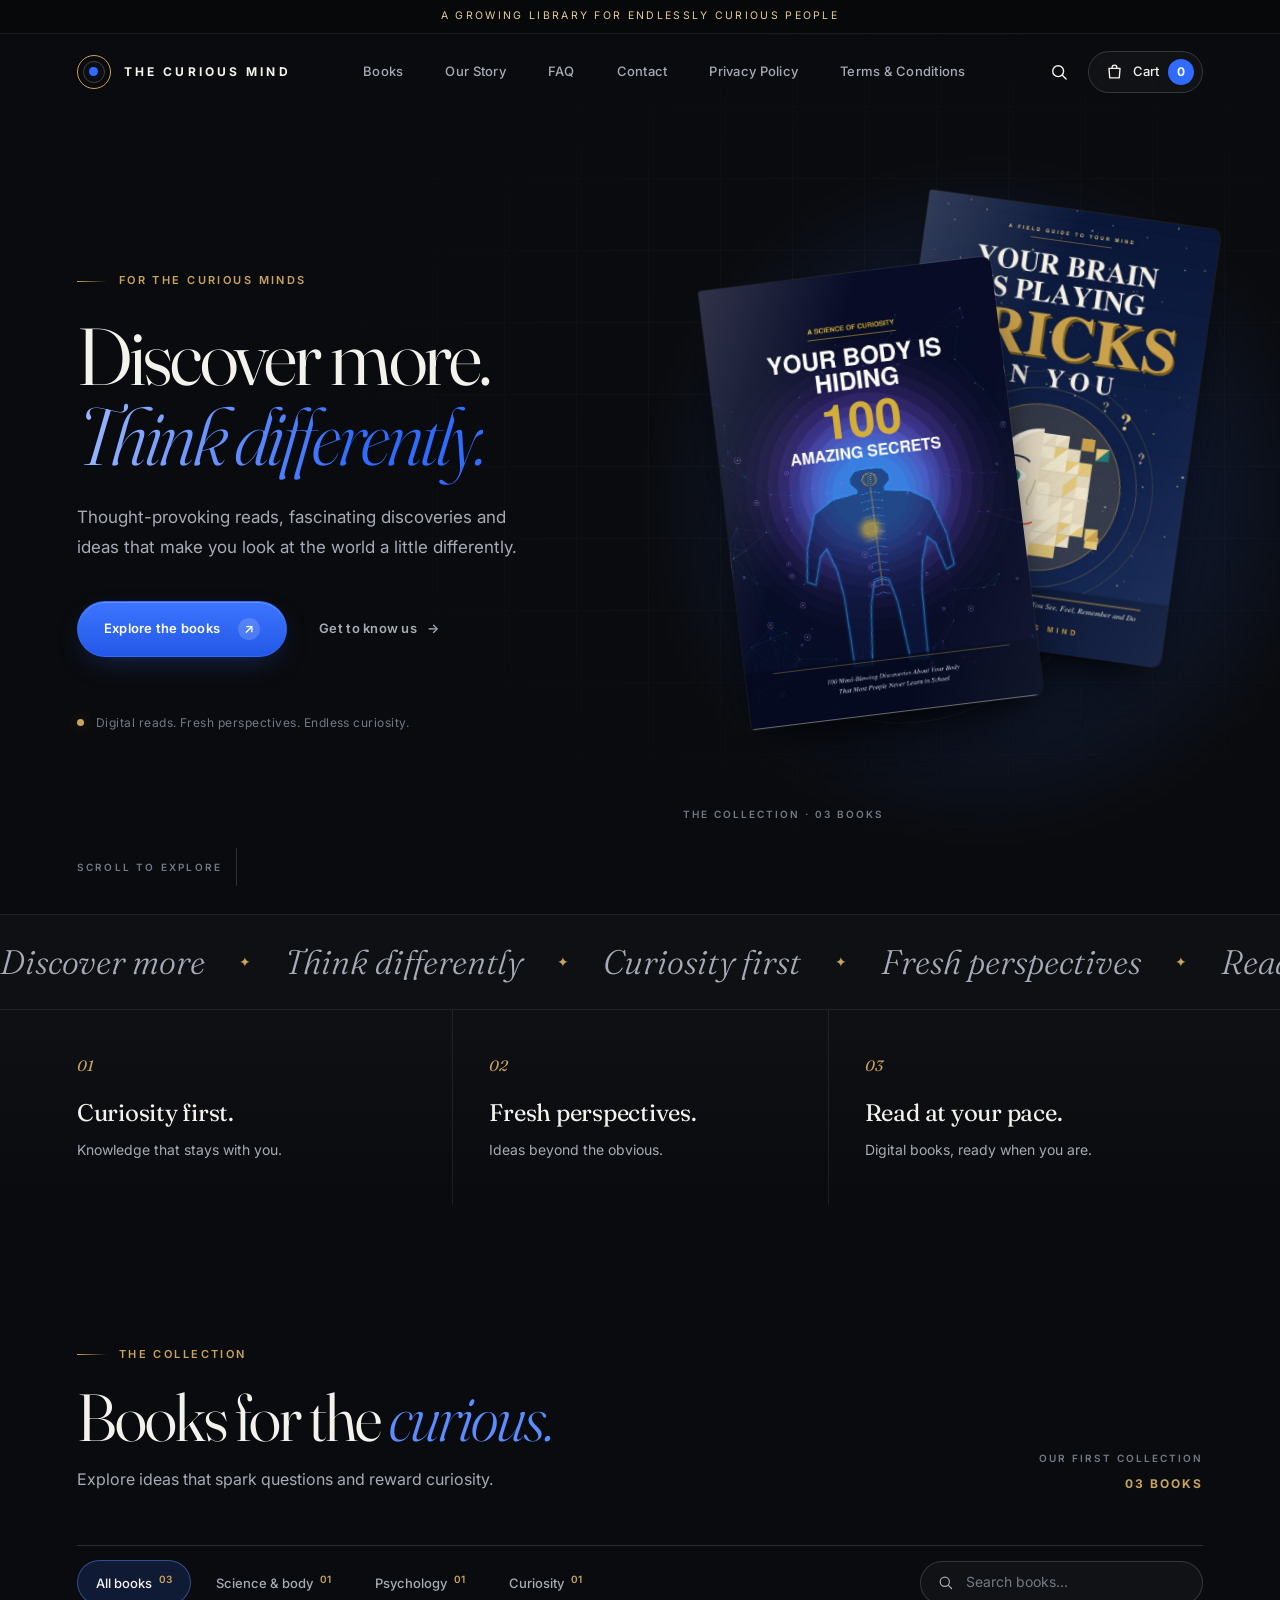
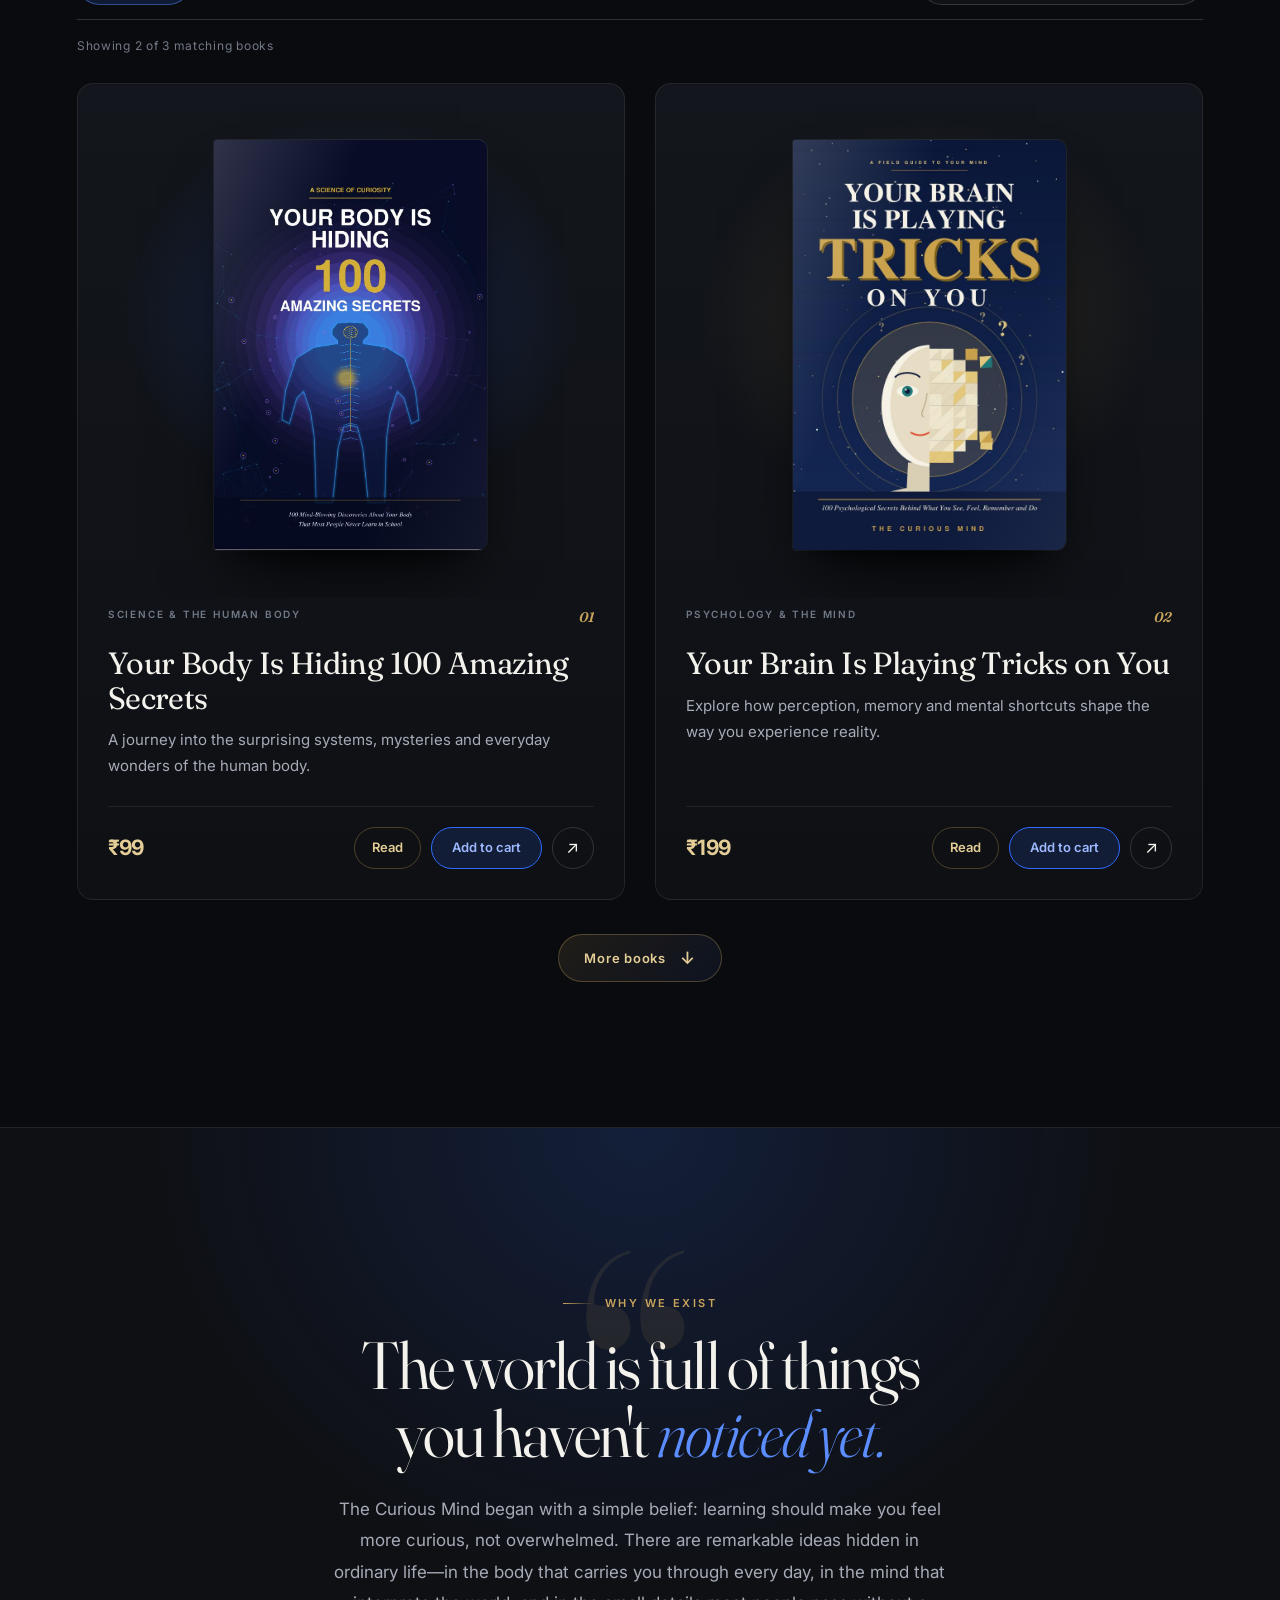
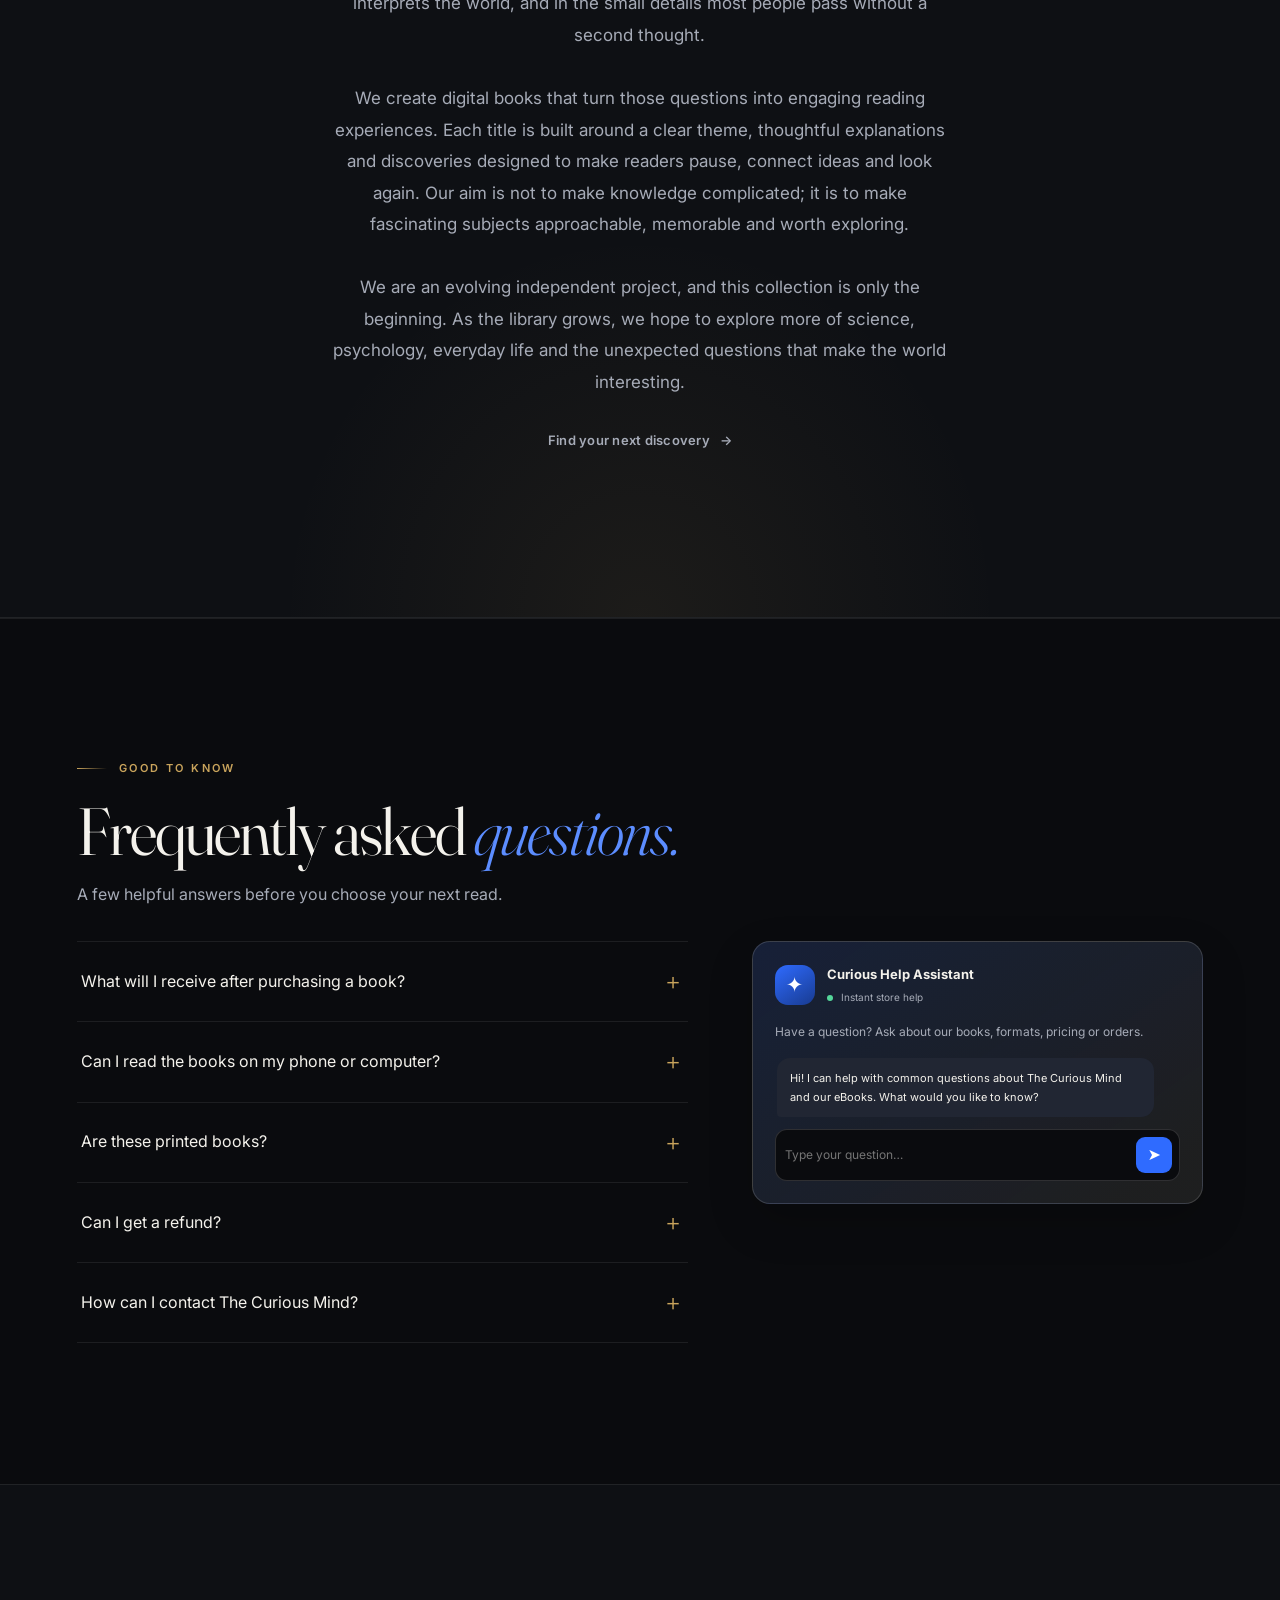
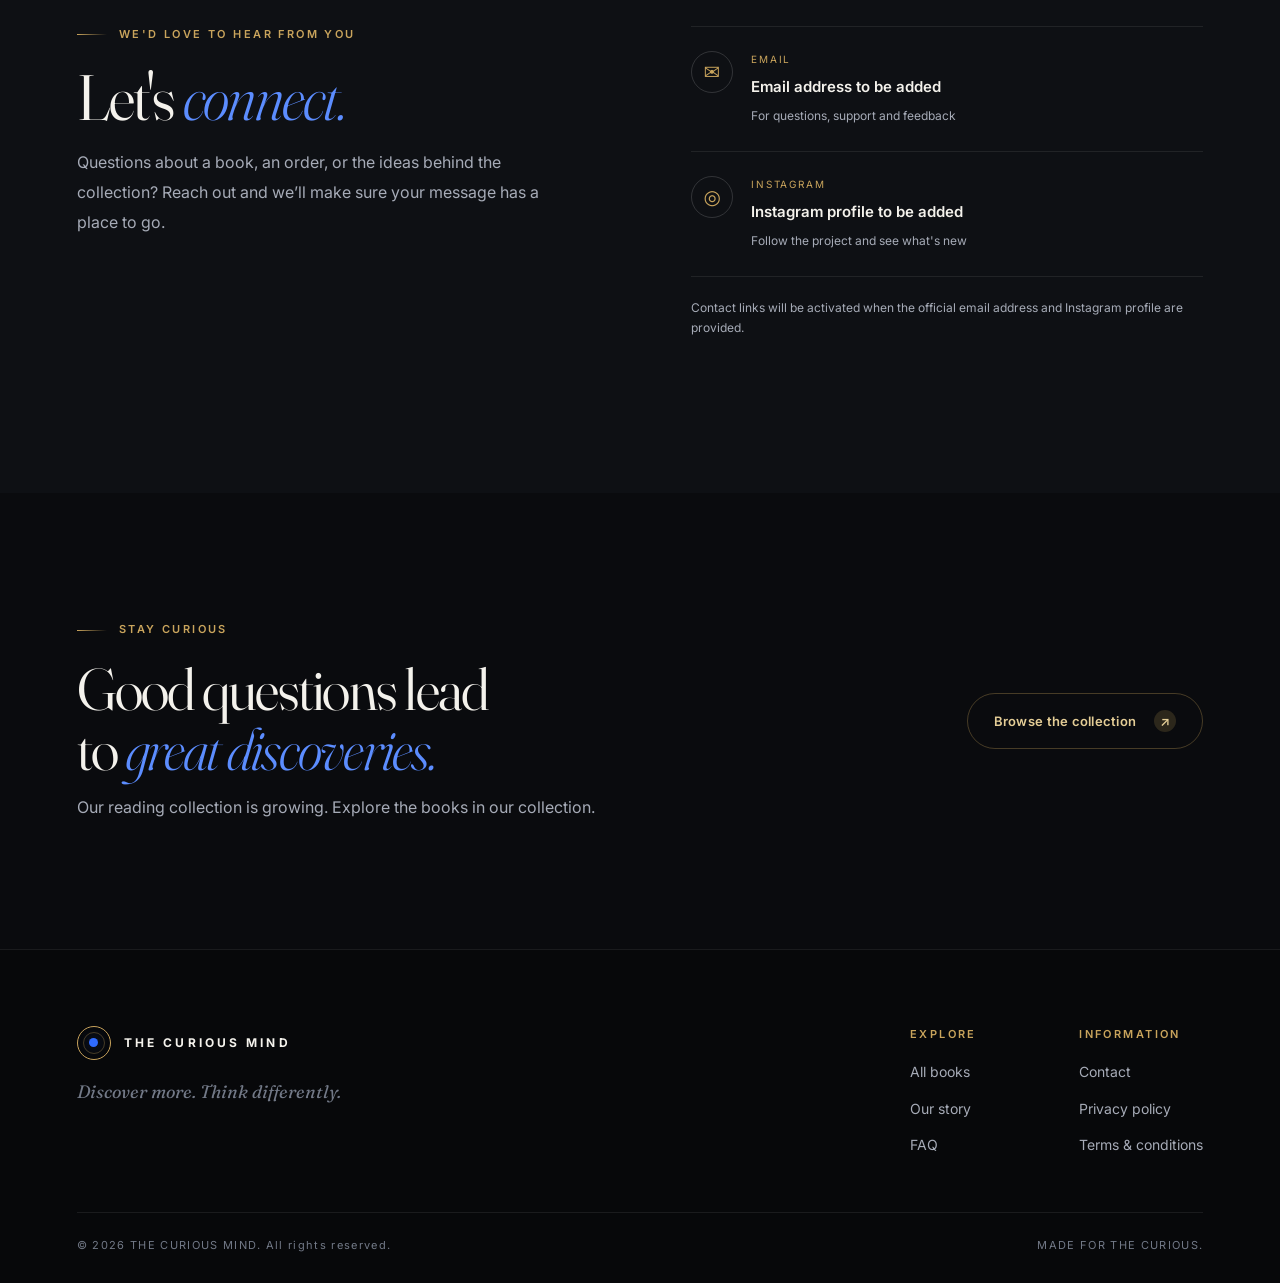
<file: index.html>
<!doctype html>
<html lang="en">
<head>
  <meta charset="UTF-8">
  <meta name="viewport" content="width=device-width, initial-scale=1">
  <meta name="theme-color" content="#0a0b0e">
  <meta name="color-scheme" content="dark">
  <meta name="description" content="Thought-provoking digital books from The Curious Mind.">
  <meta property="og:title" content="THE CURIOUS MIND — Discover More. Think Differently.">
  <meta property="og:description" content="Thought-provoking digital books from The Curious Mind.">
  <meta property="og:type" content="website">
  <title>THE CURIOUS MIND — Discover More. Think Differently.</title>
  <script>document.documentElement.classList.add("js")</script>
  <link rel="icon" href="data:image/svg+xml,%3Csvg xmlns='http://www.w3.org/2000/svg' viewBox='0 0 64 64'%3E%3Crect width='64' height='64' rx='14' fill='%230a0b0e'/%3E%3Ccircle cx='32' cy='32' r='17' fill='none' stroke='%23c9a45c' stroke-width='3'/%3E%3Ccircle cx='32' cy='32' r='6' fill='%232f6bff'/%3E%3C/svg%3E">

  <link rel="preconnect" href="https://fonts.googleapis.com">
  <link rel="preconnect" href="https://fonts.gstatic.com" crossorigin>
  <link href="https://fonts.googleapis.com/css2?family=Fraunces:ital,opsz,wght@0,9..144,300..700;1,9..144,300..700&family=Inter:wght@400;500;600;700&display=swap" rel="stylesheet">

  <link rel="stylesheet" href="css/tokens.css">
  <link rel="stylesheet" href="css/base.css">
  <link rel="stylesheet" href="css/layout.css">
  <link rel="stylesheet" href="css/components.css">
  <link rel="stylesheet" href="css/responsive.css">
</head>
<body>
  <a class="skip-link" href="#main">Skip to content</a>
  <div class="progress" id="progress" aria-hidden="true"></div>

  <div class="announcement"><span>A growing library for endlessly curious people</span></div>

  <header class="header" id="header">
    <div class="header-inner">
      <a class="brand" href="#top" aria-label="THE CURIOUS MIND — home">
        <span class="brand-mark" aria-hidden="true"><i></i></span>
        <span class="brand-name">THE CURIOUS MIND</span>
      </a>

      <nav class="nav" id="nav" aria-label="Main">
        <a href="#books">Books</a>
        <a href="#about">Our Story</a>
        <a href="#faq">FAQ</a>
        <a href="#contact">Contact</a>
        <a href="privacy.html">Privacy Policy</a>
        <a href="terms.html">Terms &amp; Conditions</a>
      </nav>

      <div class="header-actions">
        <button class="icon-btn" id="searchJump" type="button" aria-label="Search the collection">
          <svg viewBox="0 0 24 24" width="20" height="20" fill="none" stroke="currentColor" stroke-width="1.7" stroke-linecap="round"><circle cx="11" cy="11" r="6.5"/><path d="m16 16 4.5 4.5"/></svg>
        </button>
        <button class="cart-btn" id="openCart" type="button" aria-haspopup="dialog">
          <svg viewBox="0 0 24 24" width="19" height="19" fill="none" stroke="currentColor" stroke-width="1.7" stroke-linecap="round" stroke-linejoin="round" aria-hidden="true"><path d="M5 8h14l-1 12H6L5 8Z"/><path d="M9 8V7a3 3 0 0 1 6 0v1"/></svg>
          <span class="cart-label">Cart</span>
          <b id="cartCount" aria-live="polite" aria-label="Items in cart">0</b>
        </button>
        <button class="menu-btn" id="menuBtn" type="button" aria-label="Open menu" aria-expanded="false" aria-controls="nav">
          <span></span><span></span>
        </button>
      </div>
    </div>
  </header>

  <main id="main">
    <span id="top"></span>

    <!-- HERO -->
    <section class="hero">
      <div class="hero-bg" aria-hidden="true"><i class="hero-glow"></i><i class="hero-grid"></i></div>
      <div class="hero-inner">
        <div class="hero-copy">
          <div class="eyebrow reveal"><i></i> FOR THE CURIOUS MINDS</div>
          <h1 class="reveal" style="--d:.08s">Discover more.<br><em>Think differently.</em></h1>
          <p class="hero-lede reveal" style="--d:.16s">Thought-provoking reads, fascinating discoveries and ideas that make you look at the world a little differently.</p>
          <div class="hero-actions reveal" style="--d:.24s">
            <a class="btn btn-primary" href="#books"><span>Explore the books</span><i class="arrow">↗</i></a>
            <a class="link-arrow" href="#about">Get to know us <i>→</i></a>
          </div>
          <div class="hero-caption reveal" style="--d:.32s"><i></i> Digital reads. Fresh perspectives. Endless curiosity.</div>
        </div>

        <div class="hero-stage" id="heroStage" aria-label="The collection">
          <i class="stage-ring ring-a" aria-hidden="true"></i>
          <i class="stage-ring ring-b" aria-hidden="true"></i>
          <div class="stage-books" id="heroBooks"></div>
          <span class="stage-note" id="stageNote"></span>
        </div>
      </div>
      <a class="scroll-cue" href="#books"><span>SCROLL TO EXPLORE</span><i></i></a>
    </section>

    <!-- MARQUEE -->
    <div class="marquee" aria-hidden="true">
      <div class="marquee-track">
        <span>Discover more</span><i>✦</i><span>Think differently</span><i>✦</i><span>Curiosity first</span><i>✦</i><span>Fresh perspectives</span><i>✦</i><span>Read at your pace</span><i>✦</i>
        <span>Discover more</span><i>✦</i><span>Think differently</span><i>✦</i><span>Curiosity first</span><i>✦</i><span>Fresh perspectives</span><i>✦</i><span>Read at your pace</span><i>✦</i>
      </div>
    </div>

    <!-- VALUES -->
    <section class="values" aria-label="What we believe">
      <div class="values-inner">
        <div class="value reveal"><b>01</b><strong>Curiosity first.</strong><span>Knowledge that stays with you.</span></div>
        <div class="value reveal" style="--d:.08s"><b>02</b><strong>Fresh perspectives.</strong><span>Ideas beyond the obvious.</span></div>
        <div class="value reveal" style="--d:.16s"><b>03</b><strong>Read at your pace.</strong><span>Digital books, ready when you are.</span></div>
      </div>
    </section>

    <!-- COLLECTION -->
    <section class="section collection" id="books">
      <div class="container">
        <header class="section-head">
          <div>
            <div class="eyebrow reveal"><i></i> THE COLLECTION</div>
            <h2 class="reveal" style="--d:.06s">Books for the <em>curious.</em></h2>
            <p class="section-sub reveal" style="--d:.12s">Explore ideas that spark questions and reward curiosity.</p>
          </div>
          <div class="collection-count reveal" style="--d:.18s">OUR FIRST COLLECTION <b id="collectionCount">02 BOOKS</b></div>
        </header>

        <div class="toolbar reveal">
          <div class="filters" id="filters" role="group" aria-label="Filter books by category">
            <button class="filter active" type="button" data-filter="all" aria-pressed="true">All books <sup data-count="all">02</sup></button>
            <button class="filter" type="button" data-filter="science" aria-pressed="false">Science &amp; body <sup data-count="science">01</sup></button>
            <button class="filter" type="button" data-filter="psychology" aria-pressed="false">Psychology <sup data-count="psychology">01</sup></button>
            <button class="filter" type="button" data-filter="curiosity" aria-pressed="false">Curiosity <sup data-count="curiosity">01</sup></button>
          </div>
          <label class="search">
            <svg viewBox="0 0 24 24" width="17" height="17" fill="none" stroke="currentColor" stroke-width="1.7" stroke-linecap="round" aria-hidden="true"><circle cx="11" cy="11" r="6.5"/><path d="m16 16 4.5 4.5"/></svg>
            <input id="searchInput" type="search" placeholder="Search books…" autocomplete="off" aria-label="Search books">
          </label>
        </div>
        <p class="result-line" id="resultLine" aria-live="polite"></p>

        <div class="book-grid" id="bookGrid"></div>
        <div class="collection-more-wrap" id="collectionMoreWrap" hidden>
          <button class="collection-more" id="collectionMore" type="button" aria-expanded="false">More books <span aria-hidden="true">↓</span></button>
        </div>
        <p class="no-results" id="noResults" hidden>No books match your search. Try another title.</p>
        <noscript><p class="no-results">Please enable JavaScript to browse the collection.</p></noscript>
      </div>
    </section>

    <!-- MANIFESTO -->
    <section class="manifesto" id="about">
      <div class="manifesto-bg" aria-hidden="true"></div>
      <div class="container manifesto-inner">
        <span class="quote-mark" aria-hidden="true">“</span>
        <div class="eyebrow reveal"><i></i> WHY WE EXIST</div>
        <h2 class="reveal" style="--d:.06s">The world is full of things<br>you haven't <em>noticed yet.</em></h2>
        <p class="reveal" style="--d:.12s">The Curious Mind began with a simple belief: learning should make you feel more curious, not overwhelmed. There are remarkable ideas hidden in ordinary life—in the body that carries you through every day, in the mind that interprets the world, and in the small details most people pass without a second thought.</p>
        <p class="reveal" style="--d:.16s">We create digital books that turn those questions into engaging reading experiences. Each title is built around a clear theme, thoughtful explanations and discoveries designed to make readers pause, connect ideas and look again. Our aim is not to make knowledge complicated; it is to make fascinating subjects approachable, memorable and worth exploring.</p>
        <p class="reveal" style="--d:.20s">We are an evolving independent project, and this collection is only the beginning. As the library grows, we hope to explore more of science, psychology, everyday life and the unexpected questions that make the world interesting.</p>
        <a class="link-arrow reveal" style="--d:.24s" href="#books">Find your next discovery <i>→</i></a>
      </div>
    </section>

    <!-- FAQ -->
    <section class="section info-section" id="faq">
      <div class="container">
        <header class="section-head"><div><div class="eyebrow"><i></i> GOOD TO KNOW</div><h2>Frequently asked <em>questions.</em></h2><p class="section-sub">A few helpful answers before you choose your next read.</p></div></header>
        <div class="faq-layout">
          <div class="faq-list">
            <details><summary>What will I receive after purchasing a book?<span>＋</span></summary><p>Each title is a digital eBook in PDF format. Once secure online checkout and payment verification are enabled, the download instructions will be shown after a successful order.</p></details>
            <details><summary>Can I read the books on my phone or computer?<span>＋</span></summary><p>Yes. PDF eBooks can generally be opened on phones, tablets and computers using a PDF reader.</p></details>
            <details><summary>Are these printed books?<span>＋</span></summary><p>No. The titles currently listed in this collection are digital eBooks, not physical printed copies.</p></details>
            <details><summary>Can I get a refund?<span>＋</span></summary><p>Because digital files can be accessed and copied, refund eligibility will be explained in the final digital-products policy before checkout is enabled. If you have an order issue, contact us with your order details.</p></details>
            <details><summary>How can I contact The Curious Mind?<span>＋</span></summary><p>Use the email or Instagram details in the Contact section. Official links will be activated once supplied by the store owner.</p></details>
          </div>
          <aside class="help-agent" aria-label="Instant help assistant">
            <div class="agent-top"><span class="agent-avatar">✦</span><div><strong>Curious Help Assistant</strong><small><i></i> Instant store help</small></div></div>
            <p class="agent-intro">Have a question? Ask about our books, formats, pricing or orders.</p>
            <div class="agent-messages" id="agentMessages" aria-live="polite"><div class="agent-bubble agent-bot">Hi! I can help with common questions about The Curious Mind and our eBooks. What would you like to know?</div></div>
            <form class="agent-form" id="agentForm"><input id="agentInput" type="text" maxlength="240" placeholder="Type your question…" aria-label="Ask the help assistant" required><button type="submit" aria-label="Send question">➤</button></form>
          </div>
        </div>
      </div>
    </section>

    <!-- CONTACT -->
    <section class="section info-section contact-section" id="contact">
      <div class="container contact-grid">
        <div><div class="eyebrow"><i></i> WE'D LOVE TO HEAR FROM YOU</div><h2>Let's <em>connect.</em></h2><p class="section-sub">Questions about a book, an order, or the ideas behind the collection? Reach out and we’ll make sure your message has a place to go.</p></div>
        <div class="contact-methods">
          <div class="contact-method"><span class="contact-icon">✉</span><div><small>EMAIL</small><strong id="contactEmail">Email address to be added</strong><p>For questions, support and feedback</p></div></div>
          <div class="contact-method"><span class="contact-icon">◎</span><div><small>INSTAGRAM</small><strong id="contactInstagram">Instagram profile to be added</strong><p>Follow the project and see what's new</p></div></div>
          <p class="contact-note">Contact links will be activated when the official email address and Instagram profile are provided.</p>
        </div>
      </div>
    </section>

    <!-- CLOSING -->
    <section class="closing">
      <div class="container closing-inner">
        <div>
          <div class="eyebrow reveal"><i></i> STAY CURIOUS</div>
          <h2 class="reveal" style="--d:.06s">Good questions lead<br>to <em>great discoveries.</em></h2>
          <p class="reveal" style="--d:.12s">Our reading collection is growing. Explore the books in our collection.</p>
        </div>
        <a class="btn btn-outline reveal" style="--d:.18s" href="#books"><span>Browse the collection</span><i class="arrow">↗</i></a>
      </div>
    </section>
  </main>

  <footer class="footer" id="footer">
    <div class="container">
      <div class="footer-main">
        <div class="footer-brand">
          <a class="brand" href="#top" aria-label="THE CURIOUS MIND — back to top">
            <span class="brand-mark" aria-hidden="true"><i></i></span>
            <span class="brand-name">THE CURIOUS MIND</span>
          </a>
          <p>Discover more. Think differently.</p>
        </div>
        <div class="footer-links">
          <div><b>EXPLORE</b><a href="#books">All books</a><a href="#about">Our story</a><a href="#faq">FAQ</a></div>
          <div><b>INFORMATION</b><a href="#contact">Contact</a><a href="privacy.html">Privacy policy</a><a href="terms.html">Terms &amp; conditions</a></div>
        </div>
      </div>
      <div class="footer-bottom"><span>© 2026 THE CURIOUS MIND. All rights reserved.</span><span>MADE FOR THE CURIOUS.</span></div>
    </div>
  </footer>

  <!-- CART DRAWER -->
  <div class="scrim" id="scrim"></div>
  <aside class="cart-drawer" id="cartDrawer" role="dialog" aria-modal="true" aria-labelledby="cartTitle" aria-hidden="true" inert>
    <div class="drawer-head">
      <div>
        <div class="eyebrow"><i></i> YOUR SELECTION</div>
        <h2 id="cartTitle">Your cart <small id="drawerCount">(0)</small></h2>
      </div>
      <button class="close-btn" id="closeCart" type="button" aria-label="Close cart">×</button>
    </div>
    <div id="cartItems" class="cart-items"></div>
    <div class="cart-bottom" id="cartBottom" hidden>
      <div class="cart-total-row"><span>Subtotal</span><strong id="cartTotal">₹0</strong></div>
      <p>Secure checkout is being prepared. Payment and automatic downloads will be enabled only after verified payment processing is connected.</p>
      <button class="disabled-btn" type="button" disabled aria-disabled="true">Checkout — coming soon</button>
    </div>
  </aside>

  <!-- BOOK DETAIL -->
  <div class="sheet-wrap" id="bookModal" aria-hidden="true" inert>
    <div class="sheet" role="dialog" aria-modal="true" aria-labelledby="sheetTitle" tabindex="-1">
      <button class="close-btn sheet-x" id="closeModal" type="button" aria-label="Close book details">×</button>
      <div id="modalContent"></div>
    </div>
  </div>

  <script src="js/data.js"></script>
  <script src="js/utils.js"></script>
  <script src="js/cover.js"></script>
  <script src="js/cart.js"></script>
  <script src="js/catalog.js"></script>
  <script src="js/detail.js"></script>
  <script src="js/effects.js"></script>
  <script src="js/main.js"></script>
  <script src="js/faq-assistant.js"></script>
</body>
</html>
</file>
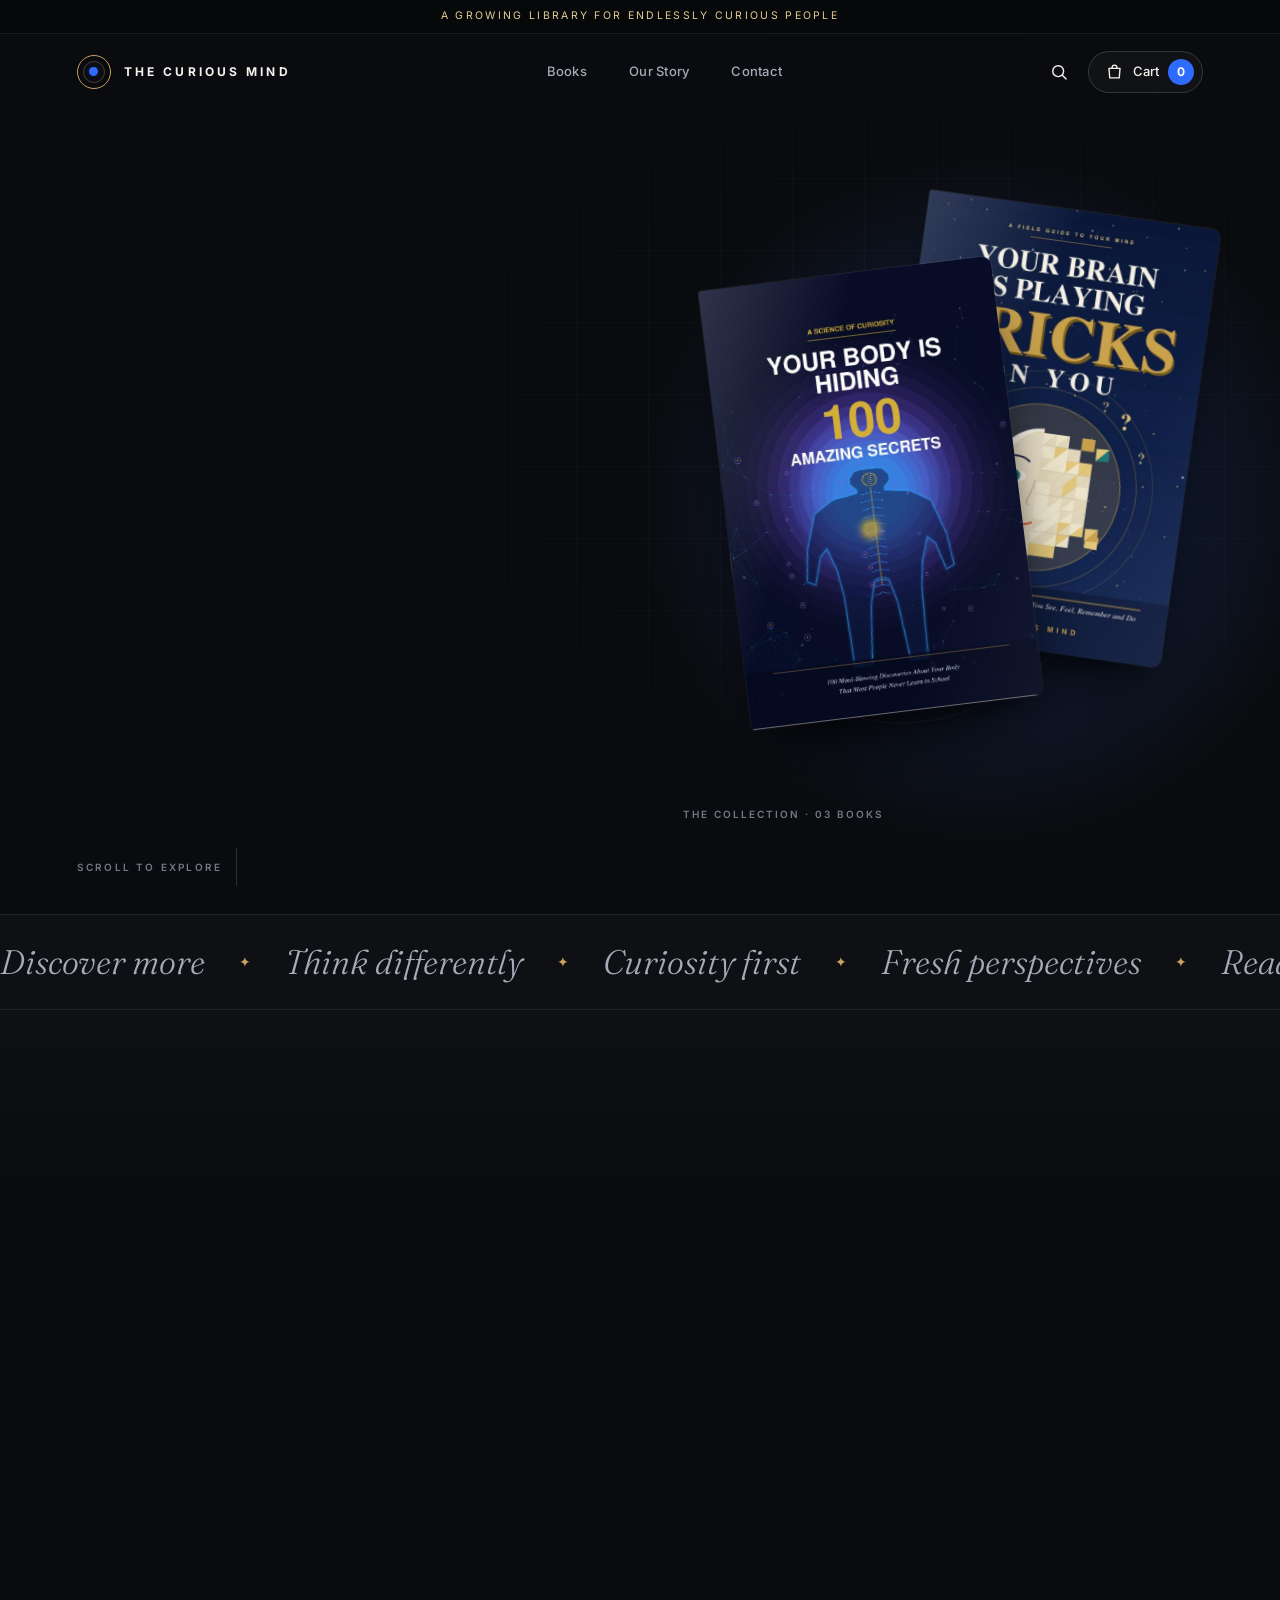
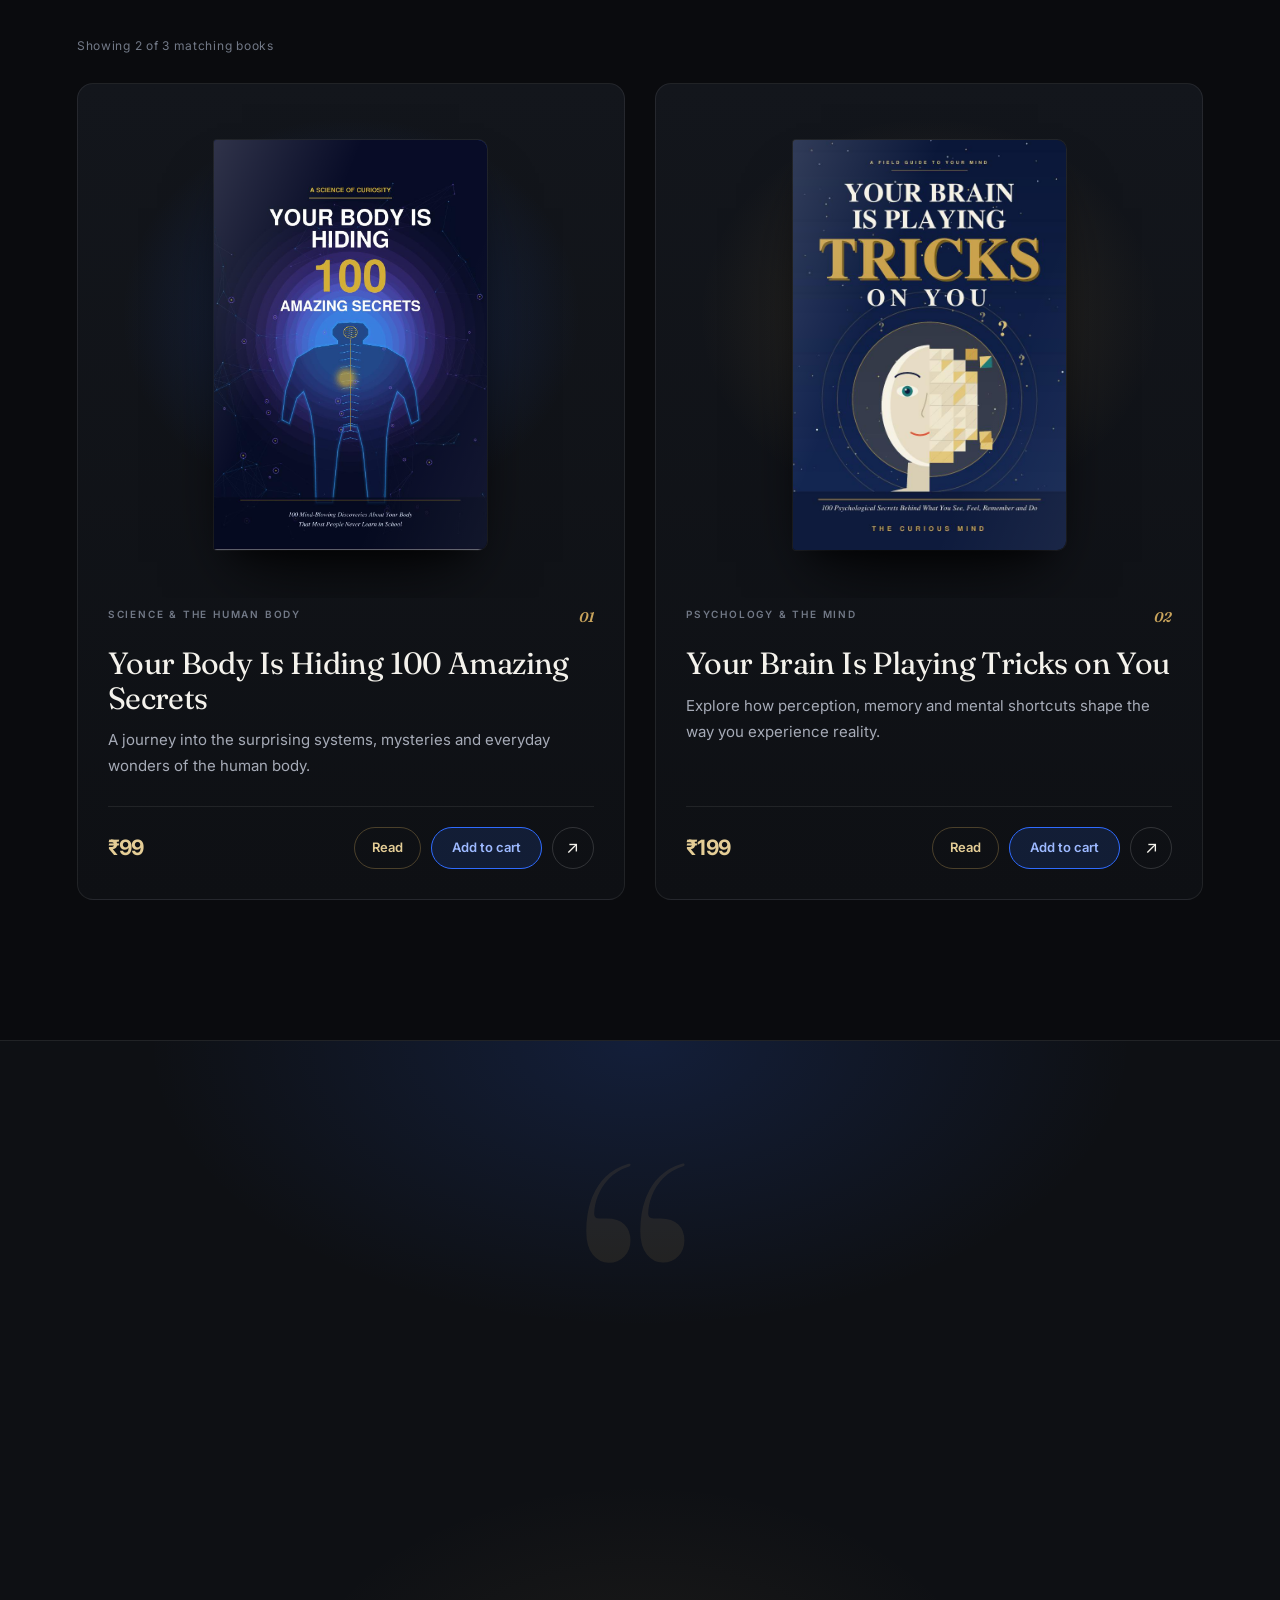
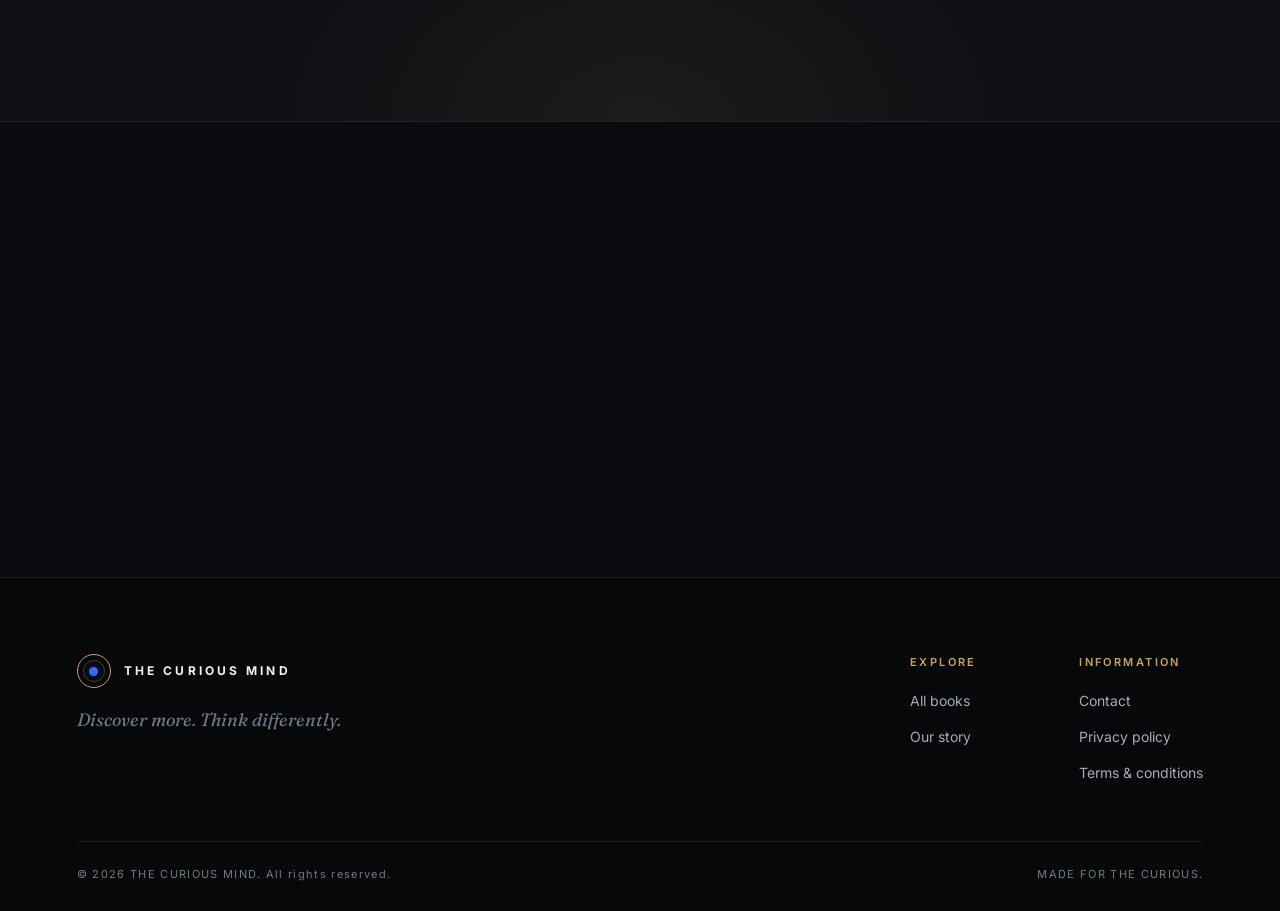
<file: index.html.html>
<!doctype html>
<html lang="en">
<head>
  <meta charset="UTF-8">
  <meta name="viewport" content="width=device-width, initial-scale=1">
  <meta name="theme-color" content="#0a0b0e">
  <meta name="color-scheme" content="dark">
  <meta name="description" content="Thought-provoking digital books from The Curious Mind.">
  <meta property="og:title" content="THE CURIOUS MIND — Discover More. Think Differently.">
  <meta property="og:description" content="Thought-provoking digital books from The Curious Mind.">
  <meta property="og:type" content="website">
  <title>THE CURIOUS MIND — Discover More. Think Differently.</title>
  <script>document.documentElement.classList.add("js")</script>
  <link rel="icon" href="data:image/svg+xml,%3Csvg xmlns='http://www.w3.org/2000/svg' viewBox='0 0 64 64'%3E%3Crect width='64' height='64' rx='14' fill='%230a0b0e'/%3E%3Ccircle cx='32' cy='32' r='17' fill='none' stroke='%23c9a45c' stroke-width='3'/%3E%3Ccircle cx='32' cy='32' r='6' fill='%232f6bff'/%3E%3C/svg%3E">

  <link rel="preconnect" href="https://fonts.googleapis.com">
  <link rel="preconnect" href="https://fonts.gstatic.com" crossorigin>
  <link href="https://fonts.googleapis.com/css2?family=Fraunces:ital,opsz,wght@0,9..144,300..700;1,9..144,300..700&family=Inter:wght@400;500;600;700&display=swap" rel="stylesheet">

  <link rel="stylesheet" href="css/tokens.css">
  <link rel="stylesheet" href="css/base.css">
  <link rel="stylesheet" href="css/layout.css">
  <link rel="stylesheet" href="css/components.css">
  <link rel="stylesheet" href="css/responsive.css">
</head>
<body>
  <a class="skip-link" href="#main">Skip to content</a>
  <div class="progress" id="progress" aria-hidden="true"></div>

  <div class="announcement"><span>A growing library for endlessly curious people</span></div>

  <header class="header" id="header">
    <div class="header-inner">
      <a class="brand" href="#top" aria-label="THE CURIOUS MIND — home">
        <span class="brand-mark" aria-hidden="true"><i></i></span>
        <span class="brand-name">THE CURIOUS MIND</span>
      </a>

      <nav class="nav" id="nav" aria-label="Main">
        <a href="#books">Books</a>
        <a href="#about">Our Story</a>
        <a href="#footer">Contact</a>
      </nav>

      <div class="header-actions">
        <button class="icon-btn" id="searchJump" type="button" aria-label="Search the collection">
          <svg viewBox="0 0 24 24" width="20" height="20" fill="none" stroke="currentColor" stroke-width="1.7" stroke-linecap="round"><circle cx="11" cy="11" r="6.5"/><path d="m16 16 4.5 4.5"/></svg>
        </button>
        <button class="cart-btn" id="openCart" type="button" aria-haspopup="dialog">
          <svg viewBox="0 0 24 24" width="19" height="19" fill="none" stroke="currentColor" stroke-width="1.7" stroke-linecap="round" stroke-linejoin="round" aria-hidden="true"><path d="M5 8h14l-1 12H6L5 8Z"/><path d="M9 8V7a3 3 0 0 1 6 0v1"/></svg>
          <span class="cart-label">Cart</span>
          <b id="cartCount" aria-live="polite" aria-label="Items in cart">0</b>
        </button>
        <button class="menu-btn" id="menuBtn" type="button" aria-label="Open menu" aria-expanded="false" aria-controls="nav">
          <span></span><span></span>
        </button>
      </div>
    </div>
  </header>

  <main id="main">
    <span id="top"></span>

    <!-- HERO -->
    <section class="hero">
      <div class="hero-bg" aria-hidden="true"><i class="hero-glow"></i><i class="hero-grid"></i></div>
      <div class="hero-inner">
        <div class="hero-copy">
          <div class="eyebrow reveal"><i></i> FOR THE CURIOUS MINDS</div>
          <h1 class="reveal" style="--d:.08s">Discover more.<br><em>Think differently.</em></h1>
          <p class="hero-lede reveal" style="--d:.16s">Thought-provoking reads, fascinating discoveries and ideas that make you look at the world a little differently.</p>
          <div class="hero-actions reveal" style="--d:.24s">
            <a class="btn btn-primary" href="#books"><span>Explore the books</span><i class="arrow">↗</i></a>
            <a class="link-arrow" href="#about">Get to know us <i>→</i></a>
          </div>
          <div class="hero-caption reveal" style="--d:.32s"><i></i> Digital reads. Fresh perspectives. Endless curiosity.</div>
        </div>

        <div class="hero-stage" id="heroStage" aria-label="The collection">
          <i class="stage-ring ring-a" aria-hidden="true"></i>
          <i class="stage-ring ring-b" aria-hidden="true"></i>
          <div class="stage-books" id="heroBooks"></div>
          <span class="stage-note" id="stageNote"></span>
        </div>
      </div>
      <a class="scroll-cue" href="#books"><span>SCROLL TO EXPLORE</span><i></i></a>
    </section>

    <!-- MARQUEE -->
    <div class="marquee" aria-hidden="true">
      <div class="marquee-track">
        <span>Discover more</span><i>✦</i><span>Think differently</span><i>✦</i><span>Curiosity first</span><i>✦</i><span>Fresh perspectives</span><i>✦</i><span>Read at your pace</span><i>✦</i>
        <span>Discover more</span><i>✦</i><span>Think differently</span><i>✦</i><span>Curiosity first</span><i>✦</i><span>Fresh perspectives</span><i>✦</i><span>Read at your pace</span><i>✦</i>
      </div>
    </div>

    <!-- VALUES -->
    <section class="values" aria-label="What we believe">
      <div class="values-inner">
        <div class="value reveal"><b>01</b><strong>Curiosity first.</strong><span>Knowledge that stays with you.</span></div>
        <div class="value reveal" style="--d:.08s"><b>02</b><strong>Fresh perspectives.</strong><span>Ideas beyond the obvious.</span></div>
        <div class="value reveal" style="--d:.16s"><b>03</b><strong>Read at your pace.</strong><span>Digital books, ready when you are.</span></div>
      </div>
    </section>

    <!-- COLLECTION -->
    <section class="section collection" id="books">
      <div class="container">
        <header class="section-head">
          <div>
            <div class="eyebrow reveal"><i></i> THE COLLECTION</div>
            <h2 class="reveal" style="--d:.06s">Books for the <em>curious.</em></h2>
            <p class="section-sub reveal" style="--d:.12s">Explore ideas that spark questions and reward curiosity.</p>
          </div>
          <div class="collection-count reveal" style="--d:.18s">OUR FIRST COLLECTION <b id="collectionCount">02 BOOKS</b></div>
        </header>

        <div class="toolbar reveal">
          <div class="filters" id="filters" role="group" aria-label="Filter books by category">
            <button class="filter active" type="button" data-filter="all" aria-pressed="true">All books <sup data-count="all">02</sup></button>
            <button class="filter" type="button" data-filter="science" aria-pressed="false">Science &amp; body <sup data-count="science">01</sup></button>
            <button class="filter" type="button" data-filter="psychology" aria-pressed="false">Psychology <sup data-count="psychology">01</sup></button>
          </div>
          <label class="search">
            <svg viewBox="0 0 24 24" width="17" height="17" fill="none" stroke="currentColor" stroke-width="1.7" stroke-linecap="round" aria-hidden="true"><circle cx="11" cy="11" r="6.5"/><path d="m16 16 4.5 4.5"/></svg>
            <input id="searchInput" type="search" placeholder="Search books…" autocomplete="off" aria-label="Search books">
          </label>
        </div>
        <p class="result-line" id="resultLine" aria-live="polite"></p>

        <div class="book-grid" id="bookGrid"></div>
        <p class="no-results" id="noResults" hidden>No books match your search. Try another title.</p>
        <noscript><p class="no-results">Please enable JavaScript to browse the collection.</p></noscript>
      </div>
    </section>

    <!-- MANIFESTO -->
    <section class="manifesto" id="about">
      <div class="manifesto-bg" aria-hidden="true"></div>
      <div class="container manifesto-inner">
        <span class="quote-mark" aria-hidden="true">“</span>
        <div class="eyebrow reveal"><i></i> WHY WE EXIST</div>
        <h2 class="reveal" style="--d:.06s">The world is full of things<br>you haven't <em>noticed yet.</em></h2>
        <p class="reveal" style="--d:.12s">We create accessible digital reads around fascinating questions, overlooked details and ideas worth thinking about. Because curiosity can turn an ordinary moment into a discovery.</p>
        <a class="link-arrow reveal" style="--d:.18s" href="#books">Find your next discovery <i>→</i></a>
      </div>
    </section>

    <!-- CLOSING -->
    <section class="closing">
      <div class="container closing-inner">
        <div>
          <div class="eyebrow reveal"><i></i> STAY CURIOUS</div>
          <h2 class="reveal" style="--d:.06s">Good questions lead<br>to <em>great discoveries.</em></h2>
          <p class="reveal" style="--d:.12s">Our reading collection is growing. Explore our first two titles.</p>
        </div>
        <a class="btn btn-outline reveal" style="--d:.18s" href="#books"><span>Browse the collection</span><i class="arrow">↗</i></a>
      </div>
    </section>
  </main>

  <footer class="footer" id="footer">
    <div class="container">
      <div class="footer-main">
        <div class="footer-brand">
          <a class="brand" href="#top" aria-label="THE CURIOUS MIND — back to top">
            <span class="brand-mark" aria-hidden="true"><i></i></span>
            <span class="brand-name">THE CURIOUS MIND</span>
          </a>
          <p>Discover more. Think differently.</p>
        </div>
        <div class="footer-links">
          <div><b>EXPLORE</b><a href="#books">All books</a><a href="#about">Our story</a></div>
          <div><b>INFORMATION</b><a href="mailto:hello@thecuriousmind.example">Contact</a><a href="#">Privacy policy</a><a href="#">Terms &amp; conditions</a></div>
        </div>
      </div>
      <div class="footer-bottom"><span>© 2026 THE CURIOUS MIND. All rights reserved.</span><span>MADE FOR THE CURIOUS.</span></div>
    </div>
  </footer>

  <!-- CART DRAWER -->
  <div class="scrim" id="scrim"></div>
  <aside class="cart-drawer" id="cartDrawer" role="dialog" aria-modal="true" aria-labelledby="cartTitle" aria-hidden="true" inert>
    <div class="drawer-head">
      <div>
        <div class="eyebrow"><i></i> YOUR SELECTION</div>
        <h2 id="cartTitle">Your cart <small id="drawerCount">(0)</small></h2>
      </div>
      <button class="close-btn" id="closeCart" type="button" aria-label="Close cart">×</button>
    </div>
    <div id="cartItems" class="cart-items"></div>
    <div class="cart-bottom" id="cartBottom" hidden>
      <p>Checkout will be enabled after prices and secure payment are configured.</p>
      <button class="disabled-btn" type="button" disabled aria-disabled="true">Checkout — coming soon</button>
    </div>
  </aside>

  <!-- BOOK DETAIL -->
  <div class="sheet-wrap" id="bookModal" aria-hidden="true" inert>
    <div class="sheet" role="dialog" aria-modal="true" aria-labelledby="sheetTitle" tabindex="-1">
      <button class="close-btn sheet-x" id="closeModal" type="button" aria-label="Close book details">×</button>
      <div id="modalContent"></div>
    </div>
  </div>

  <script src="js/data.js"></script>
  <script src="js/utils.js"></script>
  <script src="js/cover.js"></script>
  <script src="js/cart.js"></script>
  <script src="js/catalog.js"></script>
  <script src="js/detail.js"></script>
  <script src="js/effects.js"></script>
  <script src="js/main.js"></script>
</body>
</html>
</file>
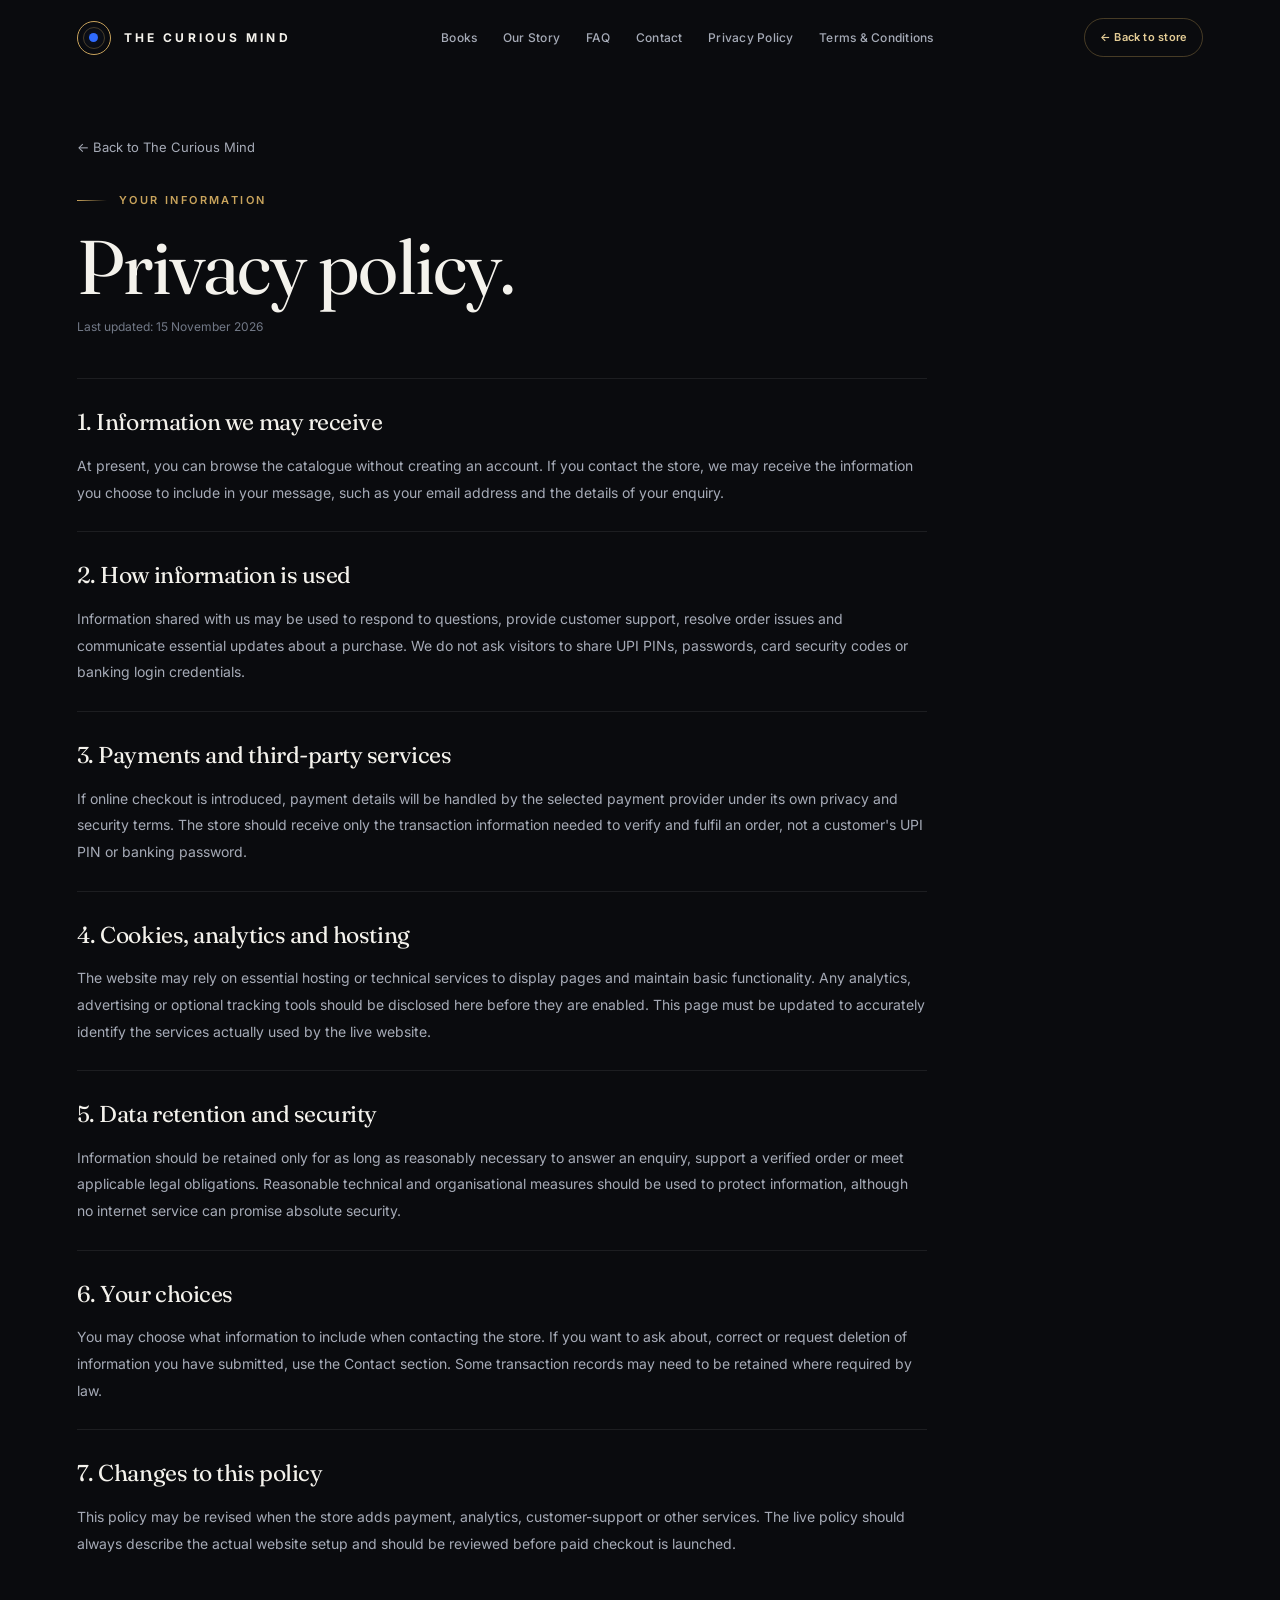
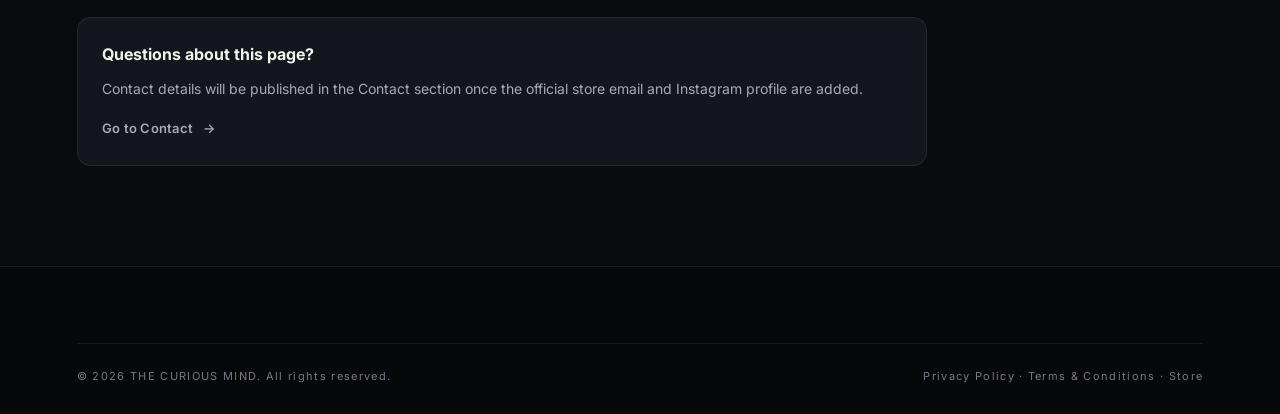
<file: privacy.html>
<!doctype html>
<html lang="en"><head><meta charset="UTF-8"><meta name="viewport" content="width=device-width, initial-scale=1"><meta name="theme-color" content="#0a0b0e"><title>Privacy Policy — THE CURIOUS MIND</title><link rel="preconnect" href="https://fonts.googleapis.com"><link rel="preconnect" href="https://fonts.gstatic.com" crossorigin><link href="https://fonts.googleapis.com/css2?family=Fraunces:ital,opsz,wght@0,9..144,300..700;1,9..144,300..700&family=Inter:wght@400;500;600;700&display=swap" rel="stylesheet"><link rel="stylesheet" href="css/tokens.css"><link rel="stylesheet" href="css/base.css"><link rel="stylesheet" href="css/layout.css"><link rel="stylesheet" href="css/components.css"><link rel="stylesheet" href="css/responsive.css"><link rel="stylesheet" href="css/policy-pages.css"></head><body>
<header class="header"><div class="header-inner"><a class="brand" href="index.html"><span class="brand-mark" aria-hidden="true"><i></i></span><span class="brand-name">THE CURIOUS MIND</span></a><nav class="nav policy-nav"><a href="index.html#books">Books</a><a href="index.html#about">Our Story</a><a href="index.html#faq">FAQ</a><a href="index.html#contact">Contact</a><a href="privacy.html">Privacy Policy</a><a href="terms.html">Terms &amp; Conditions</a></nav><a class="btn btn-outline policy-home" href="index.html">← Back to store</a></div></header>
<main class="policy-page"><div class="container"><a class="policy-back" href="index.html">← Back to The Curious Mind</a><div class="eyebrow"><i></i> YOUR INFORMATION</div><h1>Privacy policy.</h1><p class="policy-updated">Last updated: 15 November 2026</p><section><h2>1. Information we may receive</h2><p>At present, you can browse the catalogue without creating an account. If you contact the store, we may receive the information you choose to include in your message, such as your email address and the details of your enquiry.</p></section><section><h2>2. How information is used</h2><p>Information shared with us may be used to respond to questions, provide customer support, resolve order issues and communicate essential updates about a purchase. We do not ask visitors to share UPI PINs, passwords, card security codes or banking login credentials.</p></section><section><h2>3. Payments and third-party services</h2><p>If online checkout is introduced, payment details will be handled by the selected payment provider under its own privacy and security terms. The store should receive only the transaction information needed to verify and fulfil an order, not a customer's UPI PIN or banking password.</p></section><section><h2>4. Cookies, analytics and hosting</h2><p>The website may rely on essential hosting or technical services to display pages and maintain basic functionality. Any analytics, advertising or optional tracking tools should be disclosed here before they are enabled. This page must be updated to accurately identify the services actually used by the live website.</p></section><section><h2>5. Data retention and security</h2><p>Information should be retained only for as long as reasonably necessary to answer an enquiry, support a verified order or meet applicable legal obligations. Reasonable technical and organisational measures should be used to protect information, although no internet service can promise absolute security.</p></section><section><h2>6. Your choices</h2><p>You may choose what information to include when contacting the store. If you want to ask about, correct or request deletion of information you have submitted, use the Contact section. Some transaction records may need to be retained where required by law.</p></section><section><h2>7. Changes to this policy</h2><p>This policy may be revised when the store adds payment, analytics, customer-support or other services. The live policy should always describe the actual website setup and should be reviewed before paid checkout is launched.</p></section><div class="policy-contact"><strong>Questions about this page?</strong><p>Contact details will be published in the Contact section once the official store email and Instagram profile are added.</p><a class="link-arrow" href="index.html#contact">Go to Contact <i>→</i></a></div></div></main>
<footer class="footer"><div class="container"><div class="footer-bottom"><span>© 2026 THE CURIOUS MIND. All rights reserved.</span><span><a href="privacy.html">Privacy Policy</a> · <a href="terms.html">Terms &amp; Conditions</a> · <a href="index.html">Store</a></span></div></div></footer></body></html>
</file>
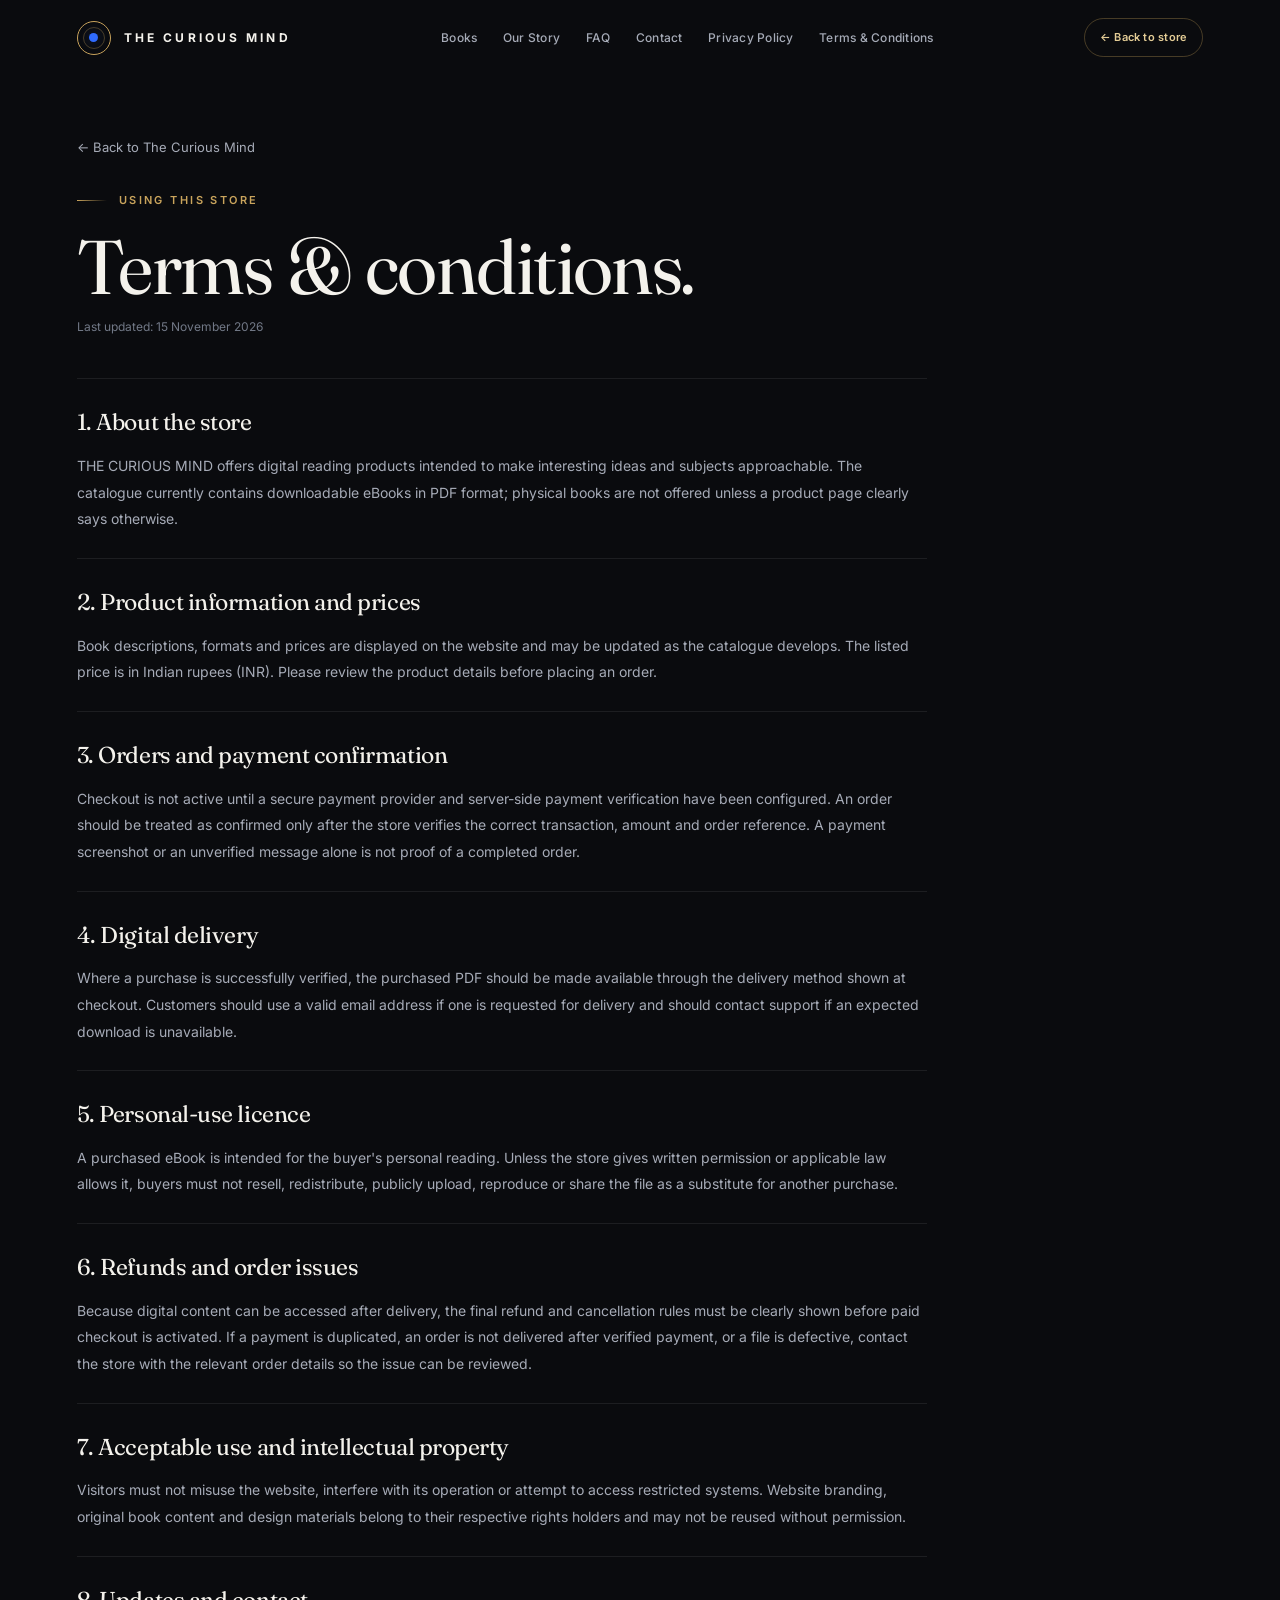
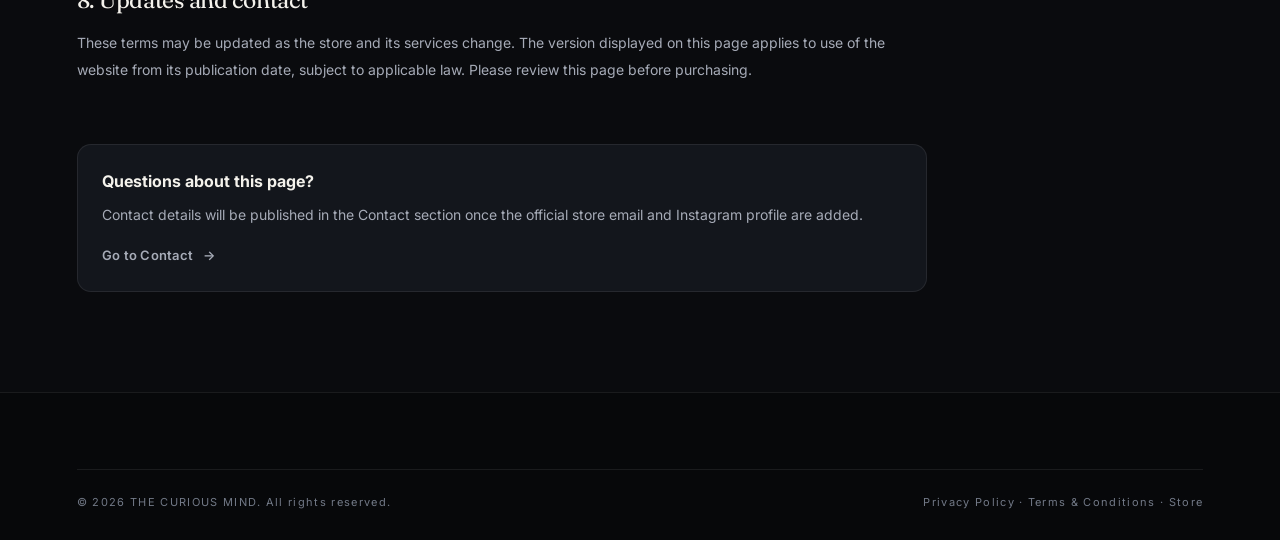
<file: terms.html>
<!doctype html>
<html lang="en"><head><meta charset="UTF-8"><meta name="viewport" content="width=device-width, initial-scale=1"><meta name="theme-color" content="#0a0b0e"><title>Terms & Conditions — THE CURIOUS MIND</title><link rel="preconnect" href="https://fonts.googleapis.com"><link rel="preconnect" href="https://fonts.gstatic.com" crossorigin><link href="https://fonts.googleapis.com/css2?family=Fraunces:ital,opsz,wght@0,9..144,300..700;1,9..144,300..700&family=Inter:wght@400;500;600;700&display=swap" rel="stylesheet"><link rel="stylesheet" href="css/tokens.css"><link rel="stylesheet" href="css/base.css"><link rel="stylesheet" href="css/layout.css"><link rel="stylesheet" href="css/components.css"><link rel="stylesheet" href="css/responsive.css"><link rel="stylesheet" href="css/policy-pages.css"></head><body>
<header class="header"><div class="header-inner"><a class="brand" href="index.html"><span class="brand-mark" aria-hidden="true"><i></i></span><span class="brand-name">THE CURIOUS MIND</span></a><nav class="nav policy-nav"><a href="index.html#books">Books</a><a href="index.html#about">Our Story</a><a href="index.html#faq">FAQ</a><a href="index.html#contact">Contact</a><a href="privacy.html">Privacy Policy</a><a href="terms.html">Terms &amp; Conditions</a></nav><a class="btn btn-outline policy-home" href="index.html">← Back to store</a></div></header>
<main class="policy-page"><div class="container"><a class="policy-back" href="index.html">← Back to The Curious Mind</a><div class="eyebrow"><i></i> USING THIS STORE</div><h1>Terms & conditions.</h1><p class="policy-updated">Last updated: 15 November 2026</p><section><h2>1. About the store</h2><p>THE CURIOUS MIND offers digital reading products intended to make interesting ideas and subjects approachable. The catalogue currently contains downloadable eBooks in PDF format; physical books are not offered unless a product page clearly says otherwise.</p></section><section><h2>2. Product information and prices</h2><p>Book descriptions, formats and prices are displayed on the website and may be updated as the catalogue develops. The listed price is in Indian rupees (INR). Please review the product details before placing an order.</p></section><section><h2>3. Orders and payment confirmation</h2><p>Checkout is not active until a secure payment provider and server-side payment verification have been configured. An order should be treated as confirmed only after the store verifies the correct transaction, amount and order reference. A payment screenshot or an unverified message alone is not proof of a completed order.</p></section><section><h2>4. Digital delivery</h2><p>Where a purchase is successfully verified, the purchased PDF should be made available through the delivery method shown at checkout. Customers should use a valid email address if one is requested for delivery and should contact support if an expected download is unavailable.</p></section><section><h2>5. Personal-use licence</h2><p>A purchased eBook is intended for the buyer's personal reading. Unless the store gives written permission or applicable law allows it, buyers must not resell, redistribute, publicly upload, reproduce or share the file as a substitute for another purchase.</p></section><section><h2>6. Refunds and order issues</h2><p>Because digital content can be accessed after delivery, the final refund and cancellation rules must be clearly shown before paid checkout is activated. If a payment is duplicated, an order is not delivered after verified payment, or a file is defective, contact the store with the relevant order details so the issue can be reviewed.</p></section><section><h2>7. Acceptable use and intellectual property</h2><p>Visitors must not misuse the website, interfere with its operation or attempt to access restricted systems. Website branding, original book content and design materials belong to their respective rights holders and may not be reused without permission.</p></section><section><h2>8. Updates and contact</h2><p>These terms may be updated as the store and its services change. The version displayed on this page applies to use of the website from its publication date, subject to applicable law. Please review this page before purchasing.</p></section><div class="policy-contact"><strong>Questions about this page?</strong><p>Contact details will be published in the Contact section once the official store email and Instagram profile are added.</p><a class="link-arrow" href="index.html#contact">Go to Contact <i>→</i></a></div></div></main>
<footer class="footer"><div class="container"><div class="footer-bottom"><span>© 2026 THE CURIOUS MIND. All rights reserved.</span><span><a href="privacy.html">Privacy Policy</a> · <a href="terms.html">Terms &amp; Conditions</a> · <a href="index.html">Store</a></span></div></div></footer></body></html>
</file>
<file: css/tokens.css>
/* ==========================================================================
   THE CURIOUS MIND — design tokens
   Charcoal black + electric blue + refined gold.
   Change colours/fonts here and the whole site follows.
   ========================================================================== */
:root {
  /* Surfaces */
  --bg: #0a0b0e;
  --bg-2: #0e1014;
  --surface: #13161c;
  --surface-2: #191d25;
  --surface-3: #212633;

  /* Lines */
  --line: rgba(255, 255, 255, 0.08);
  --line-2: rgba(255, 255, 255, 0.15);

  /* Text */
  --text: #f4f2ec;
  --muted: #a6abb7;
  --faint: #727987;

  /* Brand accents */
  --blue: #2f6bff;
  --blue-2: #5c8dff;
  --blue-3: #9db9ff;
  --blue-glow: rgba(47, 107, 255, 0.34);
  --gold: #c9a45c;
  --gold-2: #e4cd96;
  --gold-dim: rgba(201, 164, 92, 0.32);

  /* Type */
  --font-display: "Fraunces", "Iowan Old Style", "Palatino Linotype", Georgia, serif;
  --font-body: "Inter", system-ui, -apple-system, "Segoe UI", Roboto, Arial, sans-serif;

  /* Shape + motion */
  --radius: 16px;
  --radius-sm: 9px;
  --ease: cubic-bezier(0.2, 0.7, 0.2, 1);
  --ease-spring: cubic-bezier(0.34, 1.4, 0.5, 1);

  /* Layout */
  --header-h: 76px;
  --gutter: clamp(20px, 6vw, 96px);
  --maxw: 1320px;
}
</file>
<file: css/base.css>
/* Base: reset, typography, buttons, focus, reveal helpers */
*,
*::before,
*::after { box-sizing: border-box; }

html { scroll-behavior: smooth; scroll-padding-top: calc(var(--header-h) + 16px); -webkit-text-size-adjust: 100%; }
html.is-locked { overflow: hidden; padding-right: var(--sb, 0); }

body {
  margin: 0;
  background: var(--bg);
  color: var(--text);
  font-family: var(--font-body);
  font-size: 16px;
  line-height: 1.6;
  -webkit-font-smoothing: antialiased;
  text-rendering: optimizeLegibility;
  overflow-x: hidden;
}

img { max-width: 100%; display: block; }
a { color: inherit; text-decoration: none; }
button, input { font: inherit; color: inherit; }
button { cursor: pointer; }
h1, h2, h3, h4, p, ul, dl, dd { margin: 0; }
ul { padding: 0; list-style: none; }
::selection { background: var(--blue); color: #fff; }

h1, h2, h3 { font-family: var(--font-display); font-weight: 400; letter-spacing: -0.02em; }
em { font-style: italic; }

.container { width: min(100% - 2 * var(--gutter), var(--maxw)); margin-inline: auto; }

/* Accessibility */
.skip-link { position: fixed; left: 16px; top: -60px; z-index: 100; padding: 10px 16px; background: var(--gold); color: #111; border-radius: 6px; font-weight: 600; transition: top 0.2s; }
.skip-link:focus { top: 14px; }
:focus-visible { outline: 2px solid var(--gold-2); outline-offset: 3px; border-radius: 4px; }
:focus:not(:focus-visible) { outline: none; }

/* Eyebrow label */
.eyebrow { display: flex; align-items: center; gap: 12px; color: var(--gold); font-size: 11px; font-weight: 600; letter-spacing: 0.22em; text-transform: uppercase; }
.eyebrow i { width: 30px; height: 1px; background: linear-gradient(90deg, var(--gold), transparent); }

/* Buttons */
.btn {
  position: relative; overflow: hidden; isolation: isolate;
  display: inline-flex; align-items: center; justify-content: center; gap: 18px;
  padding: 16px 26px; border-radius: 999px; border: 1px solid var(--blue);
  font-size: 13px; font-weight: 600; letter-spacing: 0.02em; white-space: nowrap;
  transition: transform 0.3s var(--ease), background 0.3s, box-shadow 0.3s, border-color 0.3s, color 0.3s;
}
.btn .arrow { font-style: normal; display: inline-grid; place-items: center; width: 22px; height: 22px; border-radius: 50%; background: rgba(255, 255, 255, 0.16); transition: transform 0.35s var(--ease); }
.btn:hover .arrow { transform: translate(3px, -3px) rotate(0deg); }
.btn-primary { background: linear-gradient(180deg, #3c75ff, #2358e6); color: #fff; box-shadow: 0 10px 30px -10px var(--blue-glow), inset 0 1px 0 rgba(255, 255, 255, 0.22); }
.btn-primary::after { content: ""; position: absolute; inset: 0; z-index: -1; background: linear-gradient(110deg, transparent 30%, rgba(255, 255, 255, 0.28) 50%, transparent 70%); transform: translateX(-120%); transition: transform 0.7s var(--ease); }
.btn-primary:hover { transform: translateY(-2px); box-shadow: 0 16px 40px -10px var(--blue-glow), inset 0 1px 0 rgba(255, 255, 255, 0.28); }
.btn-primary:hover::after { transform: translateX(120%); }
.btn-outline { background: transparent; border-color: var(--gold-dim); color: var(--gold-2); }
.btn-outline .arrow { background: rgba(201, 164, 92, 0.18); }
.btn-outline:hover { border-color: var(--gold); background: rgba(201, 164, 92, 0.08); transform: translateY(-2px); }

.link-arrow { display: inline-flex; align-items: center; gap: 10px; padding: 0; border: 0; background: none; color: var(--muted); font-size: 13px; font-weight: 600; letter-spacing: 0.02em; transition: color 0.25s; }
.link-arrow i { font-style: normal; transition: transform 0.3s var(--ease); }
.link-arrow:hover { color: var(--text); }
.link-arrow:hover i { transform: translateX(5px); }

/* Scroll reveal (only when JS is on) */
.js .reveal { opacity: 0; transform: translateY(26px); transition: opacity 0.9s var(--ease), transform 0.9s var(--ease); transition-delay: var(--d, 0s); }
.js .reveal.in { opacity: 1; transform: none; }

@media (prefers-reduced-motion: reduce) {
  html { scroll-behavior: auto; }
  *, *::before, *::after { animation-duration: 0.01ms !important; animation-iteration-count: 1 !important; transition-duration: 0.01ms !important; transition-delay: 0s !important; }
  .js .reveal { opacity: 1; transform: none; }
}
</file>
<file: css/layout.css>
/* Layout: announcement, header, hero, marquee, values, sections, footer */

/* Progress bar */
.progress { position: fixed; left: 0; top: 0; z-index: 60; width: 100%; height: 2px; transform-origin: 0 50%; transform: scaleX(0); background: linear-gradient(90deg, var(--blue), var(--gold)); pointer-events: none; }

/* Announcement */
.announcement { display: grid; place-items: center; height: 34px; padding: 0 16px; background: #07080a; border-bottom: 1px solid var(--line); color: var(--gold-2); font-size: 10.5px; letter-spacing: 0.22em; text-transform: uppercase; text-align: center; }
.announcement span { overflow: hidden; text-overflow: ellipsis; white-space: nowrap; }

/* Header */
.header { position: sticky; top: 0; z-index: 50; height: var(--header-h); transition: background 0.4s, border-color 0.4s, backdrop-filter 0.4s; border-bottom: 1px solid transparent; }
.header.scrolled { background: rgba(10, 11, 14, 0.78); backdrop-filter: blur(18px) saturate(140%); -webkit-backdrop-filter: blur(18px) saturate(140%); border-color: var(--line); }
.header-inner { height: 100%; width: min(100% - 2 * var(--gutter), var(--maxw)); margin-inline: auto; display: flex; align-items: center; justify-content: space-between; gap: 24px; }

.brand { display: inline-flex; align-items: center; gap: 13px; }
.brand-mark { position: relative; width: 34px; height: 34px; border-radius: 50%; border: 1.5px solid var(--gold); display: grid; place-items: center; transition: transform 0.6s var(--ease); }
.brand-mark::before { content: ""; position: absolute; inset: 5px; border-radius: 50%; border: 1px solid var(--gold-dim); }
.brand-mark i { width: 9px; height: 9px; border-radius: 50%; background: var(--blue); box-shadow: 0 0 14px var(--blue-glow); }
.brand:hover .brand-mark { transform: rotate(180deg); }
.brand-name { font-size: 12px; font-weight: 700; letter-spacing: 0.26em; }

.nav { display: flex; gap: 42px; }
.nav a { position: relative; padding: 6px 0; color: var(--muted); font-size: 13px; font-weight: 500; letter-spacing: 0.02em; transition: color 0.25s; }
.nav a::after { content: ""; position: absolute; left: 0; right: 0; bottom: 0; height: 1px; background: var(--gold); transform: scaleX(0); transform-origin: left; transition: transform 0.4s var(--ease); }
.nav a:hover { color: var(--text); }
.nav a:hover::after { transform: scaleX(1); }

.header-actions { display: flex; align-items: center; gap: 8px; }
.icon-btn { display: grid; place-items: center; width: 42px; height: 42px; border-radius: 50%; border: 0; background: none; color: var(--text); transition: background 0.25s; }
.icon-btn:hover { background: rgba(255, 255, 255, 0.07); }
.cart-btn { display: inline-flex; align-items: center; gap: 9px; height: 42px; padding: 0 8px 0 16px; border: 1px solid var(--line-2); border-radius: 999px; background: rgba(255, 255, 255, 0.03); font-size: 13px; font-weight: 500; transition: border-color 0.25s, background 0.25s; }
.cart-btn:hover { border-color: var(--gold-dim); background: rgba(201, 164, 92, 0.07); }
.cart-btn b { display: inline-grid; place-items: center; min-width: 26px; height: 26px; padding: 0 6px; border-radius: 999px; background: var(--blue); color: #fff; font-size: 12px; font-weight: 700; }
.cart-btn b.bump { animation: bump 0.5s var(--ease-spring); }
@keyframes bump { 0% { transform: scale(1); } 40% { transform: scale(1.45); } 100% { transform: scale(1); } }

.menu-btn { display: none; position: relative; width: 42px; height: 42px; border: 0; background: none; }
.menu-btn span { position: absolute; left: 11px; right: 11px; height: 1.5px; background: var(--text); transition: transform 0.35s var(--ease), top 0.35s var(--ease); }
.menu-btn span:nth-child(1) { top: 16px; }
.menu-btn span:nth-child(2) { top: 25px; }
.menu-btn.open span:nth-child(1) { top: 20.5px; transform: rotate(45deg); }
.menu-btn.open span:nth-child(2) { top: 20.5px; transform: rotate(-45deg); }

/* Hero */
.hero { position: relative; overflow: hidden; margin-top: calc(var(--header-h) * -1); padding-top: var(--header-h); min-height: min(100vh, 880px); display: flex; align-items: center; }
.hero-bg { position: absolute; inset: 0; pointer-events: none; }
.hero-glow { position: absolute; right: -8%; top: 8%; width: 62vw; height: 62vw; max-width: 880px; max-height: 880px; border-radius: 50%; background: radial-gradient(circle, rgba(47, 107, 255, 0.28), transparent 62%); filter: blur(30px); animation: breathe 9s ease-in-out infinite; }
.hero-grid { position: absolute; inset: 0; opacity: 0.5; background-image: linear-gradient(var(--line) 1px, transparent 1px), linear-gradient(90deg, var(--line) 1px, transparent 1px); background-size: 72px 72px; mask-image: radial-gradient(ellipse 70% 70% at 70% 45%, #000, transparent 75%); -webkit-mask-image: radial-gradient(ellipse 70% 70% at 70% 45%, #000, transparent 75%); }
@keyframes breathe { 0%, 100% { opacity: 0.8; transform: scale(1); } 50% { opacity: 1; transform: scale(1.07); } }

.hero-inner { position: relative; z-index: 2; width: min(100% - 2 * var(--gutter), var(--maxw)); margin-inline: auto; padding-block: 70px 90px; display: grid; grid-template-columns: 1.02fr 0.98fr; gap: clamp(24px, 5vw, 80px); align-items: center; }
.hero h1 { margin: 26px 0 26px; font-size: clamp(46px, 6.3vw, 96px); line-height: 1; font-weight: 350; letter-spacing: -0.035em; font-variation-settings: "opsz" 144; }
.hero h1 em { color: var(--blue-2); font-weight: 300; background: linear-gradient(100deg, var(--blue-3), var(--blue) 70%); -webkit-background-clip: text; background-clip: text; -webkit-text-fill-color: transparent; }
.hero-lede { max-width: 470px; color: var(--muted); font-size: 17px; line-height: 1.75; }
.hero-actions { display: flex; align-items: center; flex-wrap: wrap; gap: 20px 32px; margin-top: 38px; }
.hero-caption { display: flex; align-items: center; gap: 12px; margin-top: 56px; color: var(--faint); font-size: 12px; letter-spacing: 0.04em; }
.hero-caption i { width: 7px; height: 7px; border-radius: 50%; background: var(--gold); box-shadow: 0 0 14px var(--gold-dim); }

/* Hero stage (floating covers) */
.hero-stage { --px: 0; --py: 0; position: relative; height: clamp(420px, 52vw, 640px); display: grid; place-items: center; }
.stage-ring { position: absolute; left: 50%; top: 50%; border-radius: 50%; border: 1px solid rgba(255, 255, 255, 0.09); pointer-events: none; transform: translate(-50%, -50%) rotate(var(--rot, 0deg)); }
.ring-a { width: 86%; aspect-ratio: 1.55; --rot: -24deg; border-color: var(--gold-dim); }
.ring-b { width: 70%; aspect-ratio: 0.78; --rot: 30deg; }
.stage-books { position: relative; width: 100%; height: 100%; transform: translate3d(calc(var(--px) * -16px), calc(var(--py) * -12px), 0); transition: transform 0.6s var(--ease); }
.stage-book { position: absolute; padding: 0; border: 0; background: none; width: clamp(180px, 23vw, 310px); }
.sb-front { left: 8%; top: 14%; z-index: 2; animation: float-a 7s ease-in-out infinite; }
.sb-back { right: 2%; top: 4%; z-index: 1; animation: float-b 8.5s ease-in-out infinite; }
.sb-front .tilt { --base-r: -7deg; }
.sb-back .tilt { --base-r: 8deg; }
.stage-book:only-child { left: 50%; transform: translateX(-50%); }
@keyframes float-a { 0%, 100% { translate: 0 0; } 50% { translate: 0 -14px; } }
@keyframes float-b { 0%, 100% { translate: 0 0; } 50% { translate: 0 12px; } }
.stage-note { position: absolute; left: 0; bottom: 0; color: var(--faint); font-size: 10px; font-weight: 600; letter-spacing: 0.2em; }

.scroll-cue { position: absolute; z-index: 3; left: var(--gutter); bottom: 28px; display: flex; align-items: center; gap: 14px; color: var(--faint); font-size: 10px; font-weight: 600; letter-spacing: 0.22em; transition: color 0.25s; }
.scroll-cue i { position: relative; width: 1px; height: 38px; background: var(--line-2); overflow: hidden; }
.scroll-cue i::after { content: ""; position: absolute; left: 0; top: -40%; width: 1px; height: 40%; background: var(--gold); animation: drip 2.2s ease-in-out infinite; }
.scroll-cue:hover { color: var(--text); }
@keyframes drip { 0% { top: -40%; } 100% { top: 110%; } }

/* Marquee */
.marquee { overflow: hidden; border-block: 1px solid var(--line); background: var(--bg-2); padding: 20px 0; }
.marquee-track { display: flex; align-items: center; gap: 34px; width: max-content; animation: marquee 42s linear infinite; font-family: var(--font-display); font-size: clamp(22px, 3vw, 34px); font-weight: 300; font-style: italic; color: var(--muted); white-space: nowrap; }
.marquee-track i { font-style: normal; font-size: 14px; color: var(--gold); }
.marquee:hover .marquee-track { animation-play-state: paused; }
@keyframes marquee { to { transform: translateX(-50%); } }

/* Values */
.values { background: linear-gradient(180deg, var(--bg-2), var(--bg)); }
.values-inner { width: min(100% - 2 * var(--gutter), var(--maxw)); margin-inline: auto; display: grid; grid-template-columns: repeat(3, 1fr); }
.value { display: flex; flex-direction: column; gap: 6px; padding: 44px 36px 44px 0; }
.value + .value { padding-left: 36px; border-left: 1px solid var(--line); }
.value b { margin-bottom: 10px; color: var(--gold); font-family: var(--font-display); font-size: 15px; font-weight: 400; font-style: italic; }
.value strong { font-family: var(--font-display); font-size: 24px; font-weight: 400; letter-spacing: -0.01em; }
.value span { color: var(--muted); font-size: 14px; }

/* Sections */
.section { padding-block: clamp(80px, 11vw, 150px); }
.section-head { display: flex; align-items: flex-end; justify-content: space-between; gap: 30px; margin-bottom: 52px; }
.section h2, .manifesto h2, .closing h2 { margin: 20px 0 16px; font-size: clamp(38px, 5.2vw, 72px); line-height: 1.02; font-weight: 350; letter-spacing: -0.03em; font-variation-settings: "opsz" 144; }
.section h2 em, .manifesto h2 em, .closing h2 em { color: var(--blue-2); font-weight: 300; }
.section-sub { color: var(--muted); font-size: 16px; }
.collection-count { display: flex; flex-direction: column; gap: 8px; text-align: right; color: var(--faint); font-size: 10px; font-weight: 600; letter-spacing: 0.2em; }
.collection-count b { color: var(--gold); font-size: 12px; }

/* Manifesto */
.manifesto { position: relative; overflow: hidden; padding-block: clamp(100px, 13vw, 190px); text-align: center; border-block: 1px solid var(--line); background: var(--bg-2); }
.manifesto-bg { position: absolute; inset: 0; pointer-events: none; background: radial-gradient(ellipse 55% 60% at 50% 0%, rgba(47, 107, 255, 0.16), transparent 70%), radial-gradient(ellipse 40% 50% at 50% 100%, rgba(201, 164, 92, 0.08), transparent 70%); }
.manifesto-inner { position: relative; display: flex; flex-direction: column; align-items: center; }
.quote-mark { position: absolute; top: -80px; left: 50%; transform: translateX(-50%); font-family: var(--font-display); font-size: clamp(240px, 32vw, 420px); line-height: 1; color: var(--gold); opacity: 0.1; pointer-events: none; }
.manifesto .eyebrow { justify-content: center; }
.manifesto h2 { margin-bottom: 26px; }
.manifesto p { max-width: 620px; margin: 0 auto 32px; color: var(--muted); font-size: 17px; line-height: 1.85; }

/* Closing */
.closing { padding-block: clamp(80px, 10vw, 140px); }
.closing-inner { display: flex; align-items: center; justify-content: space-between; gap: 40px; }
.closing h2 { font-size: clamp(34px, 4.6vw, 62px); }
.closing p { color: var(--muted); }

/* Footer */
.footer { padding: 76px 0 28px; background: #07080a; border-top: 1px solid var(--line); }
.footer-main { display: flex; justify-content: space-between; gap: 40px; padding-bottom: 56px; }
.footer-brand p { margin-top: 18px; color: var(--faint); font-family: var(--font-display); font-style: italic; font-size: 18px; }
.footer-links { display: flex; gap: clamp(40px, 8vw, 110px); }
.footer-links div { display: flex; flex-direction: column; gap: 14px; }
.footer-links b { margin-bottom: 4px; color: var(--gold); font-size: 11px; font-weight: 600; letter-spacing: 0.22em; }
.footer-links a { color: var(--muted); font-size: 14px; transition: color 0.25s, transform 0.25s var(--ease); }
.footer-links a:hover { color: var(--text); transform: translateX(4px); }
.footer-bottom { display: flex; justify-content: space-between; gap: 16px; padding-top: 24px; border-top: 1px solid var(--line); color: var(--faint); font-size: 11px; letter-spacing: 0.12em; }

/* Additional trust, support and information sections */
.info-section { background: var(--bg); border-top: 1px solid var(--line); }
.info-section .section-head { margin-bottom: 34px; }
.faq-list { max-width: 900px; border-top: 1px solid var(--line); }
.faq-list details { border-bottom: 1px solid var(--line); padding: 0; }
.faq-list summary { list-style: none; display: flex; align-items: center; justify-content: space-between; gap: 20px; padding: 22px 4px; color: var(--text); font-size: 16px; cursor: pointer; }
.faq-list summary::-webkit-details-marker { display: none; }
.faq-list summary span { color: var(--gold); font-size: 22px; transition: transform .2s; }
.faq-list details[open] summary span { transform: rotate(45deg); }
.faq-list details p { max-width: 760px; padding: 0 42px 22px 4px; margin: 0; color: var(--muted); font-size: 14px; line-height: 1.85; }
.contact-section { background: var(--bg-2); }
.contact-grid { display: grid; grid-template-columns: 1fr 1fr; gap: clamp(36px, 8vw, 110px); align-items: start; }
.contact-grid h2, .policy-grid h2 { margin: 20px 0 16px; font-size: clamp(38px, 5vw, 64px); line-height: 1.05; font-weight: 350; letter-spacing: -.03em; }
.contact-grid h2 em, .policy-grid h2 em { color: var(--blue-2); font-weight: 300; }
.contact-grid .section-sub { max-width: 480px; line-height: 1.9; }
.contact-methods { border-top: 1px solid var(--line); }
.contact-method { display: flex; gap: 18px; padding: 24px 0; border-bottom: 1px solid var(--line); }
.contact-icon { flex: 0 0 42px; width: 42px; height: 42px; display: grid; place-items: center; border: 1px solid var(--line-2); border-radius: 50%; color: var(--gold); font-size: 20px; }
.contact-method small { display: block; margin-bottom: 7px; color: var(--gold); font-size: 10px; letter-spacing: .18em; }
.contact-method strong { color: var(--text); font-size: 15px; font-weight: 600; }
.contact-method p, .contact-note { margin: 7px 0 0; color: var(--muted); font-size: 12px; line-height: 1.7; }
.contact-note { padding: 14px 0; }
.policy-section { background: #090a0d; }
.policy-grid { display: grid; grid-template-columns: 1fr 1fr; gap: clamp(36px, 8vw, 100px); }
.policy-grid article { scroll-margin-top: 100px; }
.policy-grid h2 { font-size: clamp(32px, 4vw, 48px); }
.policy-grid p { color: var(--muted); font-size: 13px; line-height: 1.9; }
.cart-total-row { display: flex; justify-content: space-between; align-items: center; padding: 14px 0 10px; color: var(--muted); font-size: 13px; }
.cart-total-row strong { color: var(--text); font-size: 18px; }
</file>
<file: css/components.css>
/* Components: covers, cards, toolbar, cart drawer, book detail sheet */

/* ---------- Tilt wrapper ---------- */
.tilt { display: block; transform: perspective(1000px) rotate(var(--base-r, 0deg)) rotateX(var(--rx, 0deg)) rotateY(var(--ry, 0deg)); transition: transform 0.6s var(--ease); transform-style: preserve-3d; will-change: transform; }

/* ---------- Placeholder / artwork cover ---------- */
.book-cover { container-type: inline-size; position: relative; width: 100%; aspect-ratio: 2 / 3; overflow: hidden; border-radius: 3px 9px 9px 3px; color: var(--text); box-shadow: 0 40px 70px -28px rgba(0, 0, 0, 0.9), 0 18px 30px -18px rgba(0, 0, 0, 0.7), 0 0 0 1px rgba(255, 255, 255, 0.07); }
.theme-blue.book-cover { background: radial-gradient(120% 65% at 75% 0%, rgba(92, 141, 255, 0.5), transparent 62%), linear-gradient(165deg, #172a70 0%, #0b1236 62%, #070a1d 100%); }
.theme-gold.book-cover { background: radial-gradient(120% 65% at 25% 0%, rgba(201, 164, 92, 0.4), transparent 62%), linear-gradient(165deg, #2a251b 0%, #131210 62%, #0b0b0d 100%); }
.book-cover.has-image img { position: absolute; inset: 0; width: 100%; height: 100%; object-fit: cover; }
.bc-spine { position: absolute; left: 0; top: 0; bottom: 0; width: 6cqw; z-index: 2; background: linear-gradient(90deg, rgba(0, 0, 0, 0.5), rgba(255, 255, 255, 0.08) 55%, rgba(0, 0, 0, 0.22)); border-right: 1px solid rgba(255, 255, 255, 0.07); }
.bc-gloss { position: absolute; inset: 0; z-index: 3; pointer-events: none; background: linear-gradient(112deg, rgba(255, 255, 255, 0.16) 0%, transparent 34%, transparent 70%, rgba(255, 255, 255, 0.05) 100%); }
.bc-inner { position: relative; z-index: 1; height: 100%; padding: 8cqw 8cqw 7cqw 13cqw; display: flex; flex-direction: column; }
.bc-top { display: flex; justify-content: space-between; font-size: 3.1cqw; font-weight: 600; letter-spacing: 0.22em; color: rgba(255, 255, 255, 0.62); }
.theme-gold .bc-top { color: var(--gold-2); }
.bc-mark { flex: 1; display: grid; place-items: center; }
.bc-mark i { position: relative; width: 30cqw; height: 30cqw; border-radius: 50%; border: 0.35cqw solid rgba(255, 255, 255, 0.35); }
.bc-mark i::before { content: ""; position: absolute; inset: 6cqw; border-radius: 50%; border: 0.35cqw solid rgba(255, 255, 255, 0.2); }
.bc-mark i::after { content: ""; position: absolute; left: 50%; top: 50%; width: 5cqw; height: 5cqw; margin: -2.5cqw; border-radius: 50%; background: var(--blue-2); box-shadow: 0 0 5cqw var(--blue); }
.theme-gold .bc-mark i { border-color: var(--gold-dim); }
.theme-gold .bc-mark i::before { border-color: rgba(201, 164, 92, 0.2); }
.theme-gold .bc-mark i::after { background: var(--gold); box-shadow: 0 0 5cqw rgba(201, 164, 92, 0.6); }
.bc-title { display: flex; flex-direction: column; font-family: var(--font-display); font-weight: 600; font-size: 9.4cqw; line-height: 1.04; letter-spacing: -0.01em; text-transform: uppercase; }
.bc-title .accent { font-style: italic; font-weight: 400; color: var(--blue-3); }
.theme-gold .bc-title .accent { color: var(--gold-2); }
.bc-foot { margin-top: 7cqw; padding-top: 4cqw; border-top: 1px solid rgba(255, 255, 255, 0.14); font-size: 2.8cqw; font-weight: 600; letter-spacing: 0.26em; color: rgba(255, 255, 255, 0.5); }

/* ---------- Hero stage books ---------- */
.stage-book:focus-visible { outline-offset: 8px; }
.stage-book:hover .tilt { transition-duration: 0.3s; }

/* ---------- Toolbar ---------- */
.toolbar { display: flex; align-items: center; justify-content: space-between; gap: 20px; padding: 14px 0; border-block: 1px solid var(--line-2); }
.filters { display: flex; gap: 6px; overflow-x: auto; scrollbar-width: none; }
.filters::-webkit-scrollbar { display: none; }
.filter { position: relative; padding: 10px 18px; border: 1px solid transparent; border-radius: 999px; background: none; color: var(--muted); font-size: 13px; font-weight: 500; white-space: nowrap; transition: color 0.25s, background 0.25s, border-color 0.25s; }
.filter sup { margin-left: 4px; color: var(--gold); font-size: 10px; font-weight: 600; }
.filter:hover { color: var(--text); background: rgba(255, 255, 255, 0.04); }
.filter.active { color: var(--text); background: rgba(47, 107, 255, 0.16); border-color: rgba(92, 141, 255, 0.45); }
.search { display: flex; align-items: center; gap: 10px; min-width: 240px; padding: 0 16px; height: 44px; border: 1px solid var(--line-2); border-radius: 999px; background: rgba(255, 255, 255, 0.03); color: var(--muted); transition: border-color 0.25s, box-shadow 0.25s; }
.search:focus-within { border-color: var(--blue-2); box-shadow: 0 0 0 4px rgba(47, 107, 255, 0.16); color: var(--text); }
.search input { flex: 1; min-width: 0; border: 0; outline: 0; background: none; font-size: 14px; }
.search input::placeholder { color: var(--faint); }
.result-line { margin: 16px 0 0; color: var(--faint); font-size: 12px; letter-spacing: 0.06em; }

/* ---------- Book grid + cards ---------- */
.book-grid { display: grid; grid-template-columns: repeat(auto-fit, minmax(min(100%, 380px), 1fr)); gap: 30px; margin-top: 28px; }
.book-grid.single { grid-template-columns: minmax(0, 640px); }
.book-card { --mx: 50%; --my: 0%; position: relative; display: flex; flex-direction: column; overflow: hidden; border: 1px solid var(--line); border-radius: var(--radius); background: linear-gradient(180deg, var(--surface), var(--bg-2)); transition: transform 0.5s var(--ease), border-color 0.4s, box-shadow 0.5s; }
.book-card[hidden] { display: none; }
.book-card::before { content: ""; position: absolute; inset: 0; z-index: 4; pointer-events: none; opacity: 0; transition: opacity 0.4s; background: radial-gradient(420px circle at var(--mx) var(--my), rgba(255, 255, 255, 0.06), transparent 55%); }
.book-card:hover { transform: translateY(-8px); border-color: var(--gold-dim); box-shadow: 0 40px 80px -40px rgba(0, 0, 0, 0.9), 0 0 0 1px rgba(201, 164, 92, 0.12); }
.book-card:hover::before { opacity: 1; }
.js .book-card.reveal.in { transition: opacity 0.9s var(--ease), transform 0.5s var(--ease), border-color 0.4s, box-shadow 0.5s; transition-delay: 0s; }
.book-card.pop { animation: pop 0.6s var(--ease); }
@keyframes pop { from { opacity: 0; transform: translateY(18px) scale(0.98); } to { opacity: 1; transform: none; } }

.card-cover { position: relative; display: grid; place-items: center; width: 100%; padding: clamp(36px, 5vw, 56px) 0 clamp(32px, 4vw, 48px); border: 0; background: none; overflow: hidden; }
.card-cover .tilt { width: clamp(200px, 50%, 300px); position: relative; z-index: 2; }
.card-glow { position: absolute; inset: 0; z-index: 0; opacity: 0.9; transition: opacity 0.5s, transform 0.8s var(--ease); }
.card-glow.theme-blue { background: radial-gradient(ellipse 60% 55% at 50% 45%, rgba(47, 107, 255, 0.28), transparent 70%); }
.card-glow.theme-gold { background: radial-gradient(ellipse 60% 55% at 50% 45%, rgba(201, 164, 92, 0.2), transparent 70%); }
.book-card:hover .card-glow { transform: scale(1.15); opacity: 1; }
.card-peek { position: absolute; z-index: 5; left: 50%; bottom: 16px; display: inline-flex; align-items: center; gap: 8px; padding: 9px 16px; border-radius: 999px; background: rgba(10, 11, 14, 0.82); border: 1px solid var(--line-2); backdrop-filter: blur(8px); color: var(--text); font-size: 12px; font-weight: 600; letter-spacing: 0.04em; transform: translate(-50%, 14px); opacity: 0; transition: transform 0.45s var(--ease), opacity 0.35s; pointer-events: none; }
.card-peek i { font-style: normal; color: var(--gold); }
.card-cover:hover .card-peek, .card-cover:focus-visible .card-peek { transform: translate(-50%, 0); opacity: 1; }
.card-cover:focus-visible { outline-offset: -6px; }

.card-body { position: relative; z-index: 2; display: flex; flex-direction: column; flex: 1; padding: 8px 30px 30px; }
.card-meta { display: flex; justify-content: space-between; gap: 12px; color: var(--faint); font-size: 10px; font-weight: 600; letter-spacing: 0.18em; }
.card-meta .idx { color: var(--gold); font-family: var(--font-display); font-size: 14px; font-style: italic; letter-spacing: 0; }
.card-body h3 { margin: 18px 0 12px; font-size: clamp(24px, 2.4vw, 31px); line-height: 1.12; font-weight: 400; }
.card-body p { flex: 1; color: var(--muted); font-size: 15px; line-height: 1.75; }
.card-foot { display: flex; align-items: center; justify-content: space-between; gap: 14px; flex-wrap: wrap; margin-top: 26px; padding-top: 20px; border-top: 1px solid var(--line); }
.price { color: var(--text); font-size: 13px; font-weight: 500; }
.card-actions { display: flex; align-items: center; gap: 10px; }
.read-btn { display: inline-flex; align-items: center; justify-content: center; height: 42px; padding: 0 17px; border: 1px solid var(--gold-dim); border-radius: 999px; color: var(--gold-2); font-size: 13px; font-weight: 600; text-decoration: none; transition: background 0.3s, color 0.3s, transform 0.3s var(--ease); white-space: nowrap; }
.read-btn:hover { background: rgba(201, 164, 92, 0.14); color: #fff; transform: translateY(-2px); }
.add-btn { height: 42px; padding: 0 20px; border: 1px solid var(--blue); border-radius: 999px; background: rgba(47, 107, 255, 0.14); color: var(--blue-3); font-size: 13px; font-weight: 600; transition: background 0.3s, color 0.3s, transform 0.3s var(--ease); }
.add-btn:hover { background: var(--blue); color: #fff; transform: translateY(-2px); }
.add-btn.in-cart { border-color: var(--gold-dim); background: rgba(201, 164, 92, 0.1); color: var(--gold-2); }
.arrow-btn { display: grid; place-items: center; width: 42px; height: 42px; border: 1px solid var(--line-2); border-radius: 50%; background: none; color: var(--text); font-size: 17px; transition: background 0.3s, border-color 0.3s, transform 0.4s var(--ease); }
.arrow-btn:hover { background: var(--gold); border-color: var(--gold); color: #111; transform: rotate(45deg); }
.no-results { padding: 60px 0; text-align: center; color: var(--muted); font-family: var(--font-display); font-style: italic; font-size: 22px; }

/* ---------- Scrim + drawer ---------- */
.scrim { position: fixed; inset: 0; z-index: 70; background: rgba(4, 5, 7, 0.7); backdrop-filter: blur(4px); opacity: 0; visibility: hidden; transition: opacity 0.4s, visibility 0.4s; }
.scrim.show { opacity: 1; visibility: visible; }
.cart-drawer { position: fixed; z-index: 71; top: 0; right: 0; display: flex; flex-direction: column; width: min(440px, 100%); height: 100%; padding: 30px; background: linear-gradient(180deg, var(--surface-2), var(--surface)); border-left: 1px solid var(--line-2); box-shadow: -30px 0 80px rgba(0, 0, 0, 0.5); transform: translateX(104%); visibility: hidden; transition: transform 0.55s var(--ease), visibility 0.55s; }
.cart-drawer.show { transform: none; visibility: visible; }
.drawer-head { display: flex; align-items: flex-start; justify-content: space-between; gap: 16px; padding-bottom: 24px; border-bottom: 1px solid var(--line-2); }
.drawer-head h2 { margin-top: 12px; font-size: 30px; font-weight: 400; }
.drawer-head small { color: var(--faint); font-family: var(--font-body); font-size: 15px; }
.close-btn { display: grid; place-items: center; width: 42px; height: 42px; border: 1px solid var(--line-2); border-radius: 50%; background: none; color: var(--text); font-size: 24px; line-height: 1; transition: background 0.3s, transform 0.4s var(--ease), border-color 0.3s; }
.close-btn:hover { background: rgba(255, 255, 255, 0.08); border-color: var(--gold-dim); transform: rotate(90deg); }
.cart-items { flex: 1; overflow-y: auto; }
.cart-empty { display: flex; flex-direction: column; align-items: center; gap: 12px; padding: 80px 10px; text-align: center; }
.empty-symbol { display: grid; place-items: center; width: 58px; height: 58px; margin-bottom: 6px; border: 1px solid var(--gold-dim); border-radius: 50%; color: var(--gold); font-size: 22px; }
.cart-empty h3 { font-size: 26px; }
.cart-empty p { max-width: 280px; margin-bottom: 14px; color: var(--muted); font-size: 14px; }
.cart-item { display: flex; gap: 18px; padding: 22px 0; border-bottom: 1px solid var(--line); animation: pop 0.5s var(--ease); }
.cart-thumb { width: 62px; flex: none; }
.cart-thumb .book-cover { box-shadow: 0 12px 20px -10px #000, 0 0 0 1px rgba(255, 255, 255, 0.08); }
.cart-thumb .bc-top, .cart-thumb .bc-foot, .cart-thumb .bc-mark { display: none; }
.cart-thumb .bc-inner { justify-content: flex-end; padding: 10cqw 8cqw 10cqw 16cqw; }
.cart-thumb .bc-title { font-size: 14cqw; }
.cart-meta h4 { margin: 2px 0 8px; font-family: var(--font-display); font-size: 18px; font-weight: 400; line-height: 1.25; }
.cart-meta p { color: var(--muted); font-size: 13px; }
.remove-btn { margin-top: 12px; padding: 0; border: 0; border-bottom: 1px solid var(--gold-dim); background: none; color: var(--gold-2); font-size: 12px; transition: color 0.25s, border-color 0.25s; }
.remove-btn:hover { color: var(--text); border-color: var(--text); }
.cart-bottom { padding-top: 22px; border-top: 1px solid var(--line-2); }
.cart-bottom[hidden] { display: none; }
.cart-bottom p { margin-bottom: 16px; color: var(--muted); font-size: 13px; line-height: 1.7; }
.disabled-btn { width: 100%; padding: 16px; border: 1px dashed var(--line-2); border-radius: 999px; background: rgba(255, 255, 255, 0.03); color: var(--faint); font-size: 13px; font-weight: 600; cursor: not-allowed; }

/* ---------- Book detail sheet ---------- */
.sheet-wrap { position: fixed; inset: 0; z-index: 80; display: grid; place-items: center; padding: clamp(10px, 3vw, 32px); background: rgba(4, 5, 7, 0.82); backdrop-filter: blur(10px); opacity: 0; visibility: hidden; transition: opacity 0.4s, visibility 0.4s; }
.sheet-wrap.show { opacity: 1; visibility: visible; }
.sheet { position: relative; width: min(1120px, 100%); max-height: 100%; overflow-y: auto; overscroll-behavior: contain; border: 1px solid var(--line-2); border-radius: 22px; background: linear-gradient(160deg, var(--surface-2), var(--bg-2) 70%); box-shadow: 0 50px 120px rgba(0, 0, 0, 0.7); transform: translateY(30px) scale(0.98); transition: transform 0.6s var(--ease); outline: none; }
.sheet-wrap.show .sheet { transform: none; }
.sheet-x { position: absolute; z-index: 10; top: 18px; right: 18px; background: rgba(10, 11, 14, 0.6); backdrop-filter: blur(6px); }
.sheet-grid { display: grid; grid-template-columns: 0.9fr 1.1fr; min-height: 560px; }
.sheet-stage { position: relative; overflow: hidden; display: grid; place-items: center; align-content: center; gap: 22px; padding: clamp(40px, 6vw, 72px) 28px; border-right: 1px solid var(--line); }
.sheet-glow { position: absolute; inset: 0; }
.sheet-stage.theme-blue .sheet-glow { background: radial-gradient(ellipse 70% 60% at 50% 45%, rgba(47, 107, 255, 0.32), transparent 70%); }
.sheet-stage.theme-gold .sheet-glow { background: radial-gradient(ellipse 70% 60% at 50% 45%, rgba(201, 164, 92, 0.24), transparent 70%); }
.sheet-cover { position: relative; z-index: 1; width: min(300px, 68%); --base-r: -3deg; }
.stage-caption { position: relative; z-index: 1; max-width: 260px; color: var(--faint); font-size: 12px; text-align: center; line-height: 1.6; }
.sheet-copy { display: flex; flex-direction: column; padding: clamp(36px, 5vw, 64px); }
.crumbs { display: flex; gap: 10px; margin-bottom: 22px; color: var(--faint); font-size: 10px; font-weight: 600; letter-spacing: 0.2em; }
.crumbs i { font-style: normal; color: var(--gold-dim); }
.sheet-copy h2 { margin: 18px 0 20px; font-size: clamp(32px, 4vw, 52px); line-height: 1.06; font-weight: 380; letter-spacing: -0.025em; }
.sheet-desc { color: var(--muted); font-size: 16px; line-height: 1.85; }
.sheet-list { margin: 28px 0; border-top: 1px solid var(--line); }
.sheet-list li { display: flex; gap: 18px; align-items: baseline; padding: 14px 0; border-bottom: 1px solid var(--line); font-size: 15px; color: var(--text); }
.sheet-list b { color: var(--gold); font-family: var(--font-display); font-size: 14px; font-style: italic; font-weight: 400; }
.sheet-meta { display: grid; grid-template-columns: repeat(3, auto); justify-content: start; gap: 8px 36px; margin-bottom: 30px; }
.sheet-meta dt { color: var(--faint); font-size: 10px; font-weight: 600; letter-spacing: 0.2em; text-transform: uppercase; }
.sheet-meta dd { margin-top: 4px; font-size: 14px; }
.sheet-actions { display: flex; align-items: center; flex-wrap: wrap; gap: 20px 30px; }
.also { margin-top: 38px; padding-top: 24px; border-top: 1px solid var(--line); }
.also > span { display: block; margin-bottom: 12px; color: var(--faint); font-size: 10px; font-weight: 600; letter-spacing: 0.2em; }
.also-item { display: flex; align-items: center; gap: 16px; width: 100%; padding: 14px 16px; border: 1px solid var(--line); border-radius: 12px; background: rgba(255, 255, 255, 0.02); text-align: left; transition: border-color 0.3s, background 0.3s, transform 0.3s var(--ease); }
.also-item em { color: var(--gold); font-family: var(--font-display); }
.also-item strong { flex: 1; font-family: var(--font-display); font-weight: 400; font-size: 17px; }
.also-item i { font-style: normal; color: var(--gold); transition: transform 0.3s var(--ease); }
.also-item:hover { border-color: var(--gold-dim); background: rgba(201, 164, 92, 0.06); transform: translateX(4px); }
.also-item:hover i { transform: translate(3px, -3px); }

/* FAQ instant-help assistant */
.faq-layout{display:grid;grid-template-columns:minmax(0,1.15fr) minmax(320px,.85fr);gap:clamp(28px,5vw,72px);align-items:start}.faq-list{max-width:none;min-width:0;border-top:1px solid var(--line)}.help-agent{align-self:start;position:sticky;top:110px;padding:22px;border:1px solid var(--line-2);border-radius:18px;background:linear-gradient(145deg,rgba(47,107,255,.12),rgba(201,164,92,.06) 90%),var(--surface);box-shadow:0 18px 45px rgba(0,0,0,.18);min-width:0}.agent-top{display:flex;align-items:center;gap:12px}.agent-avatar{width:40px;height:40px;display:grid;place-items:center;border-radius:13px;background:linear-gradient(145deg,var(--blue),#183b91);color:white;font-size:21px}.agent-top strong,.agent-top small{display:block}.agent-top strong{font-size:13px}.agent-top small{margin-top:4px;color:var(--muted);font-size:10px}.agent-top small i{display:inline-block;width:6px;height:6px;margin-right:5px;border-radius:50%;background:#54d69a}.agent-intro{margin:17px 0 12px;color:var(--muted);font-size:12px;line-height:1.7}.agent-messages{display:flex;flex-direction:column;gap:9px;max-height:210px;overflow:auto;padding:4px 2px 12px}.agent-bubble{max-width:94%;padding:11px 13px;border-radius:13px;font-size:11px;line-height:1.65}.agent-typing{align-self:flex-start;color:var(--muted);font-size:11px;padding:4px 8px;letter-spacing:.04em}.agent-bot{align-self:flex-start;background:var(--surface-3);color:var(--text);border-bottom-left-radius:4px}.agent-user{align-self:flex-end;background:#244da9;color:white;border-bottom-right-radius:4px}.agent-form{display:flex;gap:8px;padding:7px;border:1px solid var(--line-2);border-radius:12px;background:var(--bg)}.agent-form input{flex:1;min-width:0;border:0;outline:0;background:transparent;color:var(--text);font-size:12px}.agent-form button{width:36px;height:36px;border:0;border-radius:9px;background:var(--blue);color:white}
/* Make catalogue prices more prominent */
.book-price,.price{font-size:clamp(18px,1.65vw,22px)!important;font-weight:700!important;letter-spacing:-.035em;color:var(--gold-2)!important}.book-foot .price{display:inline-flex;align-items:center;gap:3px}.detail-price,.sheet-price{font-size:28px!important;font-weight:700!important;color:var(--gold-2)!important}
@media(max-width:760px){.faq-layout{grid-template-columns:1fr;gap:24px}.help-agent{position:static;margin-top:0}.agent-messages{max-height:180px}}


/* ---------- Expandable collection ---------- */
.collection-more-wrap { display: flex; justify-content: center; margin: 34px 0 4px; }
.collection-more-wrap[hidden] { display: none; }
.collection-more { display: inline-flex; align-items: center; gap: 14px; padding: 13px 25px; border: 1px solid var(--gold-dim); border-radius: 999px; background: linear-gradient(135deg, rgba(201,164,92,.12), rgba(47,107,255,.08)); color: var(--gold-2); font: inherit; font-size: 13px; font-weight: 600; letter-spacing: .06em; cursor: pointer; transition: transform .25s ease, border-color .25s ease, background .25s ease; }
.collection-more span { font-size: 17px; line-height: 1; }
.collection-more:hover { transform: translateY(-2px); border-color: var(--gold); background: rgba(201,164,92,.18); }
.collection-more:focus-visible { outline: 2px solid var(--gold); outline-offset: 4px; }
</file>
<file: css/responsive.css>
/* Responsive: tablet (<=1000), small tablet / mobile nav (<=860), phone (<=620) */

@media (max-width: 1000px) {
  .hero-inner { grid-template-columns: 1fr; padding-block: 56px 100px; gap: 10px; }
  .hero-copy { text-align: left; }
  .hero-stage { height: clamp(400px, 70vw, 560px); max-width: 640px; width: 100%; margin-inline: auto; }
  .stage-book { width: clamp(170px, 32vw, 260px); }
  .sheet-grid { grid-template-columns: 1fr; }
  .sheet-stage { border-right: 0; border-bottom: 1px solid var(--line); padding-block: 56px 36px; }
  .sheet-cover { width: min(240px, 56%); }
}

@media (max-width: 860px) {
  :root { --header-h: 68px; }
  .menu-btn { display: block; }

  /* Full-screen mobile menu */
  .nav { position: fixed; inset: calc(var(--header-h) + 34px) 0 0 0; z-index: 49; flex-direction: column; justify-content: center; gap: 6px; padding: 24px var(--gutter) 80px; background: rgba(8, 9, 12, 0.97); backdrop-filter: blur(16px); opacity: 0; visibility: hidden; transform: translateY(-12px); transition: opacity 0.4s, transform 0.5s var(--ease), visibility 0.4s; }
  .nav.open { opacity: 1; visibility: visible; transform: none; }
  .nav a { padding: 14px 0; border-bottom: 1px solid var(--line); font-family: var(--font-display); font-size: 36px; font-weight: 350; letter-spacing: -0.02em; color: var(--text); }
  .nav a::after { display: none; }
  html.menu-open { overflow: hidden; }
  html.menu-open .header { background: rgba(10, 11, 14, 0.97); }

  .values-inner { grid-template-columns: 1fr; }
  .value, .value + .value { padding: 28px 0; border-left: 0; }
  .value + .value { border-top: 1px solid var(--line); }
  .section-head { flex-direction: column; align-items: flex-start; }
  .collection-count { text-align: left; }
  .toolbar { flex-direction: column; align-items: stretch; }
  .search { min-width: 0; width: 100%; }
  .closing-inner { flex-direction: column; align-items: flex-start; }
  .footer-main { flex-direction: column; }
}

@media (max-width: 620px) {
  .announcement { font-size: 9px; letter-spacing: 0.14em; }
  .brand-name { font-size: 10px; letter-spacing: 0.16em; white-space: nowrap; }
  .manifesto h2 br, .closing h2 br { display: none; }
  .brand-mark { width: 30px; height: 30px; }
  .header-actions { gap: 2px; }
  .cart-label { display: none; }
  .cart-btn { padding: 0 8px 0 12px; }

  .hero { min-height: 0; }
  .hero-inner { padding-block: 44px 90px; }
  .hero h1 { font-size: clamp(46px, 13.5vw, 64px); }
  .hero-lede { font-size: 16px; }
  .hero-caption { margin-top: 36px; }
  .hero-stage { height: 390px; }
  .stage-book { width: 46%; }
  .sb-front { left: 4%; top: 12%; }
  .sb-back { right: 2%; top: 2%; }
  .scroll-cue { display: none; }

  .book-grid { grid-template-columns: 1fr; gap: 22px; }
  .card-body { padding: 6px 22px 24px; }
  .card-peek { opacity: 1; transform: translate(-50%, 0); }
  .card-foot { flex-direction: column; align-items: stretch; }
  .card-actions { justify-content: space-between; }
  .add-btn { flex: 1; }
  .read-btn { flex: 0 0 auto; }

  .cart-drawer { padding: 22px; }
  .sheet-wrap { padding: 0; }
  .sheet { border-radius: 0; border: 0; height: 100%; }
  .sheet-copy { padding: 30px 22px 40px; }
  .sheet-meta { grid-template-columns: 1fr 1fr; }
  .sheet-actions { flex-direction: column; align-items: stretch; }
  .sheet-actions .link-arrow { justify-content: center; }
  .footer-bottom { flex-direction: column; }
  .footer-links { gap: 44px; }
  .quote-mark { top: -40px; }
}

/* Touch devices: no hover-only affordances */
@media (hover: none) {
  .card-peek { opacity: 1; transform: translate(-50%, 0); }
  .book-card:hover { transform: none; }
}


/* ---------- Performance refinements ---------- */
/* Keep the visual identity while avoiding costly blur and pointer effects. */
.hero-glow {
  filter: none;
  animation: none;
}

.header.scrolled {
  backdrop-filter: blur(8px) saturate(115%);
  -webkit-backdrop-filter: blur(8px) saturate(115%);
}

.scrim {
  backdrop-filter: none;
  transition: opacity 0.2s ease, visibility 0.2s ease;
}

.cart-drawer {
  transition: transform 0.24s cubic-bezier(0.2, 0.75, 0.25, 1), visibility 0.24s ease;
}

.sheet-wrap {
  backdrop-filter: none;
  transition: opacity 0.22s ease, visibility 0.22s ease;
}

.sheet {
  transition: transform 0.24s cubic-bezier(0.2, 0.75, 0.25, 1);
}

.sheet-x {
  backdrop-filter: none;
}

.tilt {
  transition: transform 0.28s ease;
  will-change: auto;
}

.card-peek {
  backdrop-filter: none;
}

.cart-item {
  animation: none;
}

/* Avoid hover lift/shadow repaint work while the page is being scrolled. */
@media (hover: hover) and (pointer: fine) {
  .book-card {
    transition: transform 0.22s ease, border-color 0.22s ease, box-shadow 0.22s ease;
  }
  .book-card:hover {
    transform: translateY(-4px);
    box-shadow: 0 18px 36px -28px rgba(0, 0, 0, 0.8), 0 0 0 1px rgba(201, 164, 92, 0.1);
  }
}

@media (max-width: 860px) {
  .header.scrolled {
    backdrop-filter: none;
    -webkit-backdrop-filter: none;
    background: rgba(10, 11, 14, 0.96);
  }
}
@media (max-width: 700px) {
  .contact-grid, .policy-grid { grid-template-columns: 1fr; gap: 34px; }
  .faq-list summary { font-size: 14px; }
  .faq-list details p { font-size: 13px; }
}
</file>
<file: css/policy-pages.css>
.policy-page{min-height:70vh;padding:58px 0 100px}.policy-back{display:inline-block;margin-bottom:34px;color:var(--muted);font-size:13px}.policy-page h1{margin:18px 0 10px;font-size:clamp(42px,6vw,76px);line-height:1.05}.policy-updated{margin-bottom:42px;color:var(--faint);font-size:12px}.policy-page section{max-width:850px;padding:25px 0;border-top:1px solid var(--line)}.policy-page section h2{margin-bottom:12px;font-size:23px}.policy-page section p,.policy-contact p{color:var(--muted);font-size:14px;line-height:1.9}.policy-contact{max-width:850px;margin-top:35px;padding:24px;border:1px solid var(--line);border-radius:14px;background:var(--surface)}.policy-contact strong{display:block;margin-bottom:8px}.policy-contact .link-arrow{margin-top:16px}.policy-nav{gap:clamp(12px,2vw,26px)}.policy-nav a{font-size:12px}.policy-home{padding:10px 15px;font-size:11px}.policy-page+.footer{margin-top:0}
@media(max-width:900px){.policy-nav{display:none}.policy-home{margin-left:auto}}
</file>
